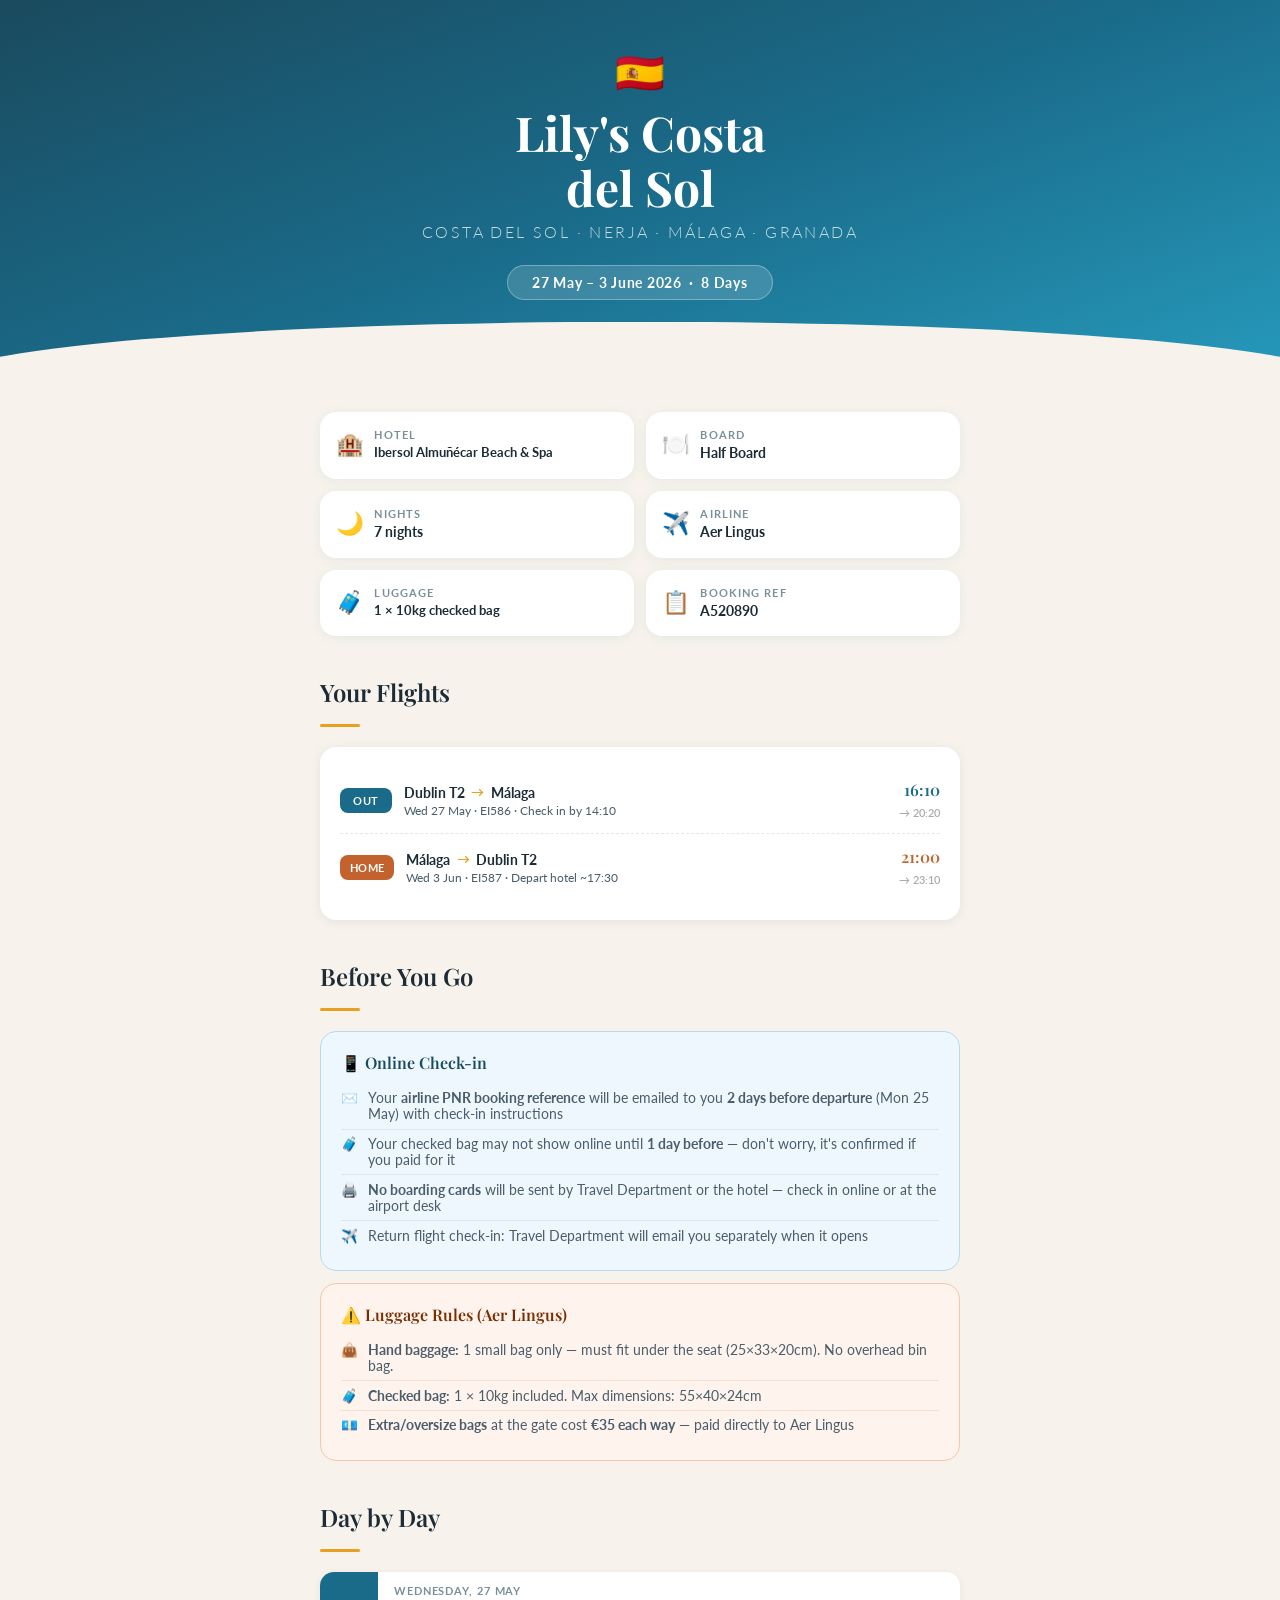
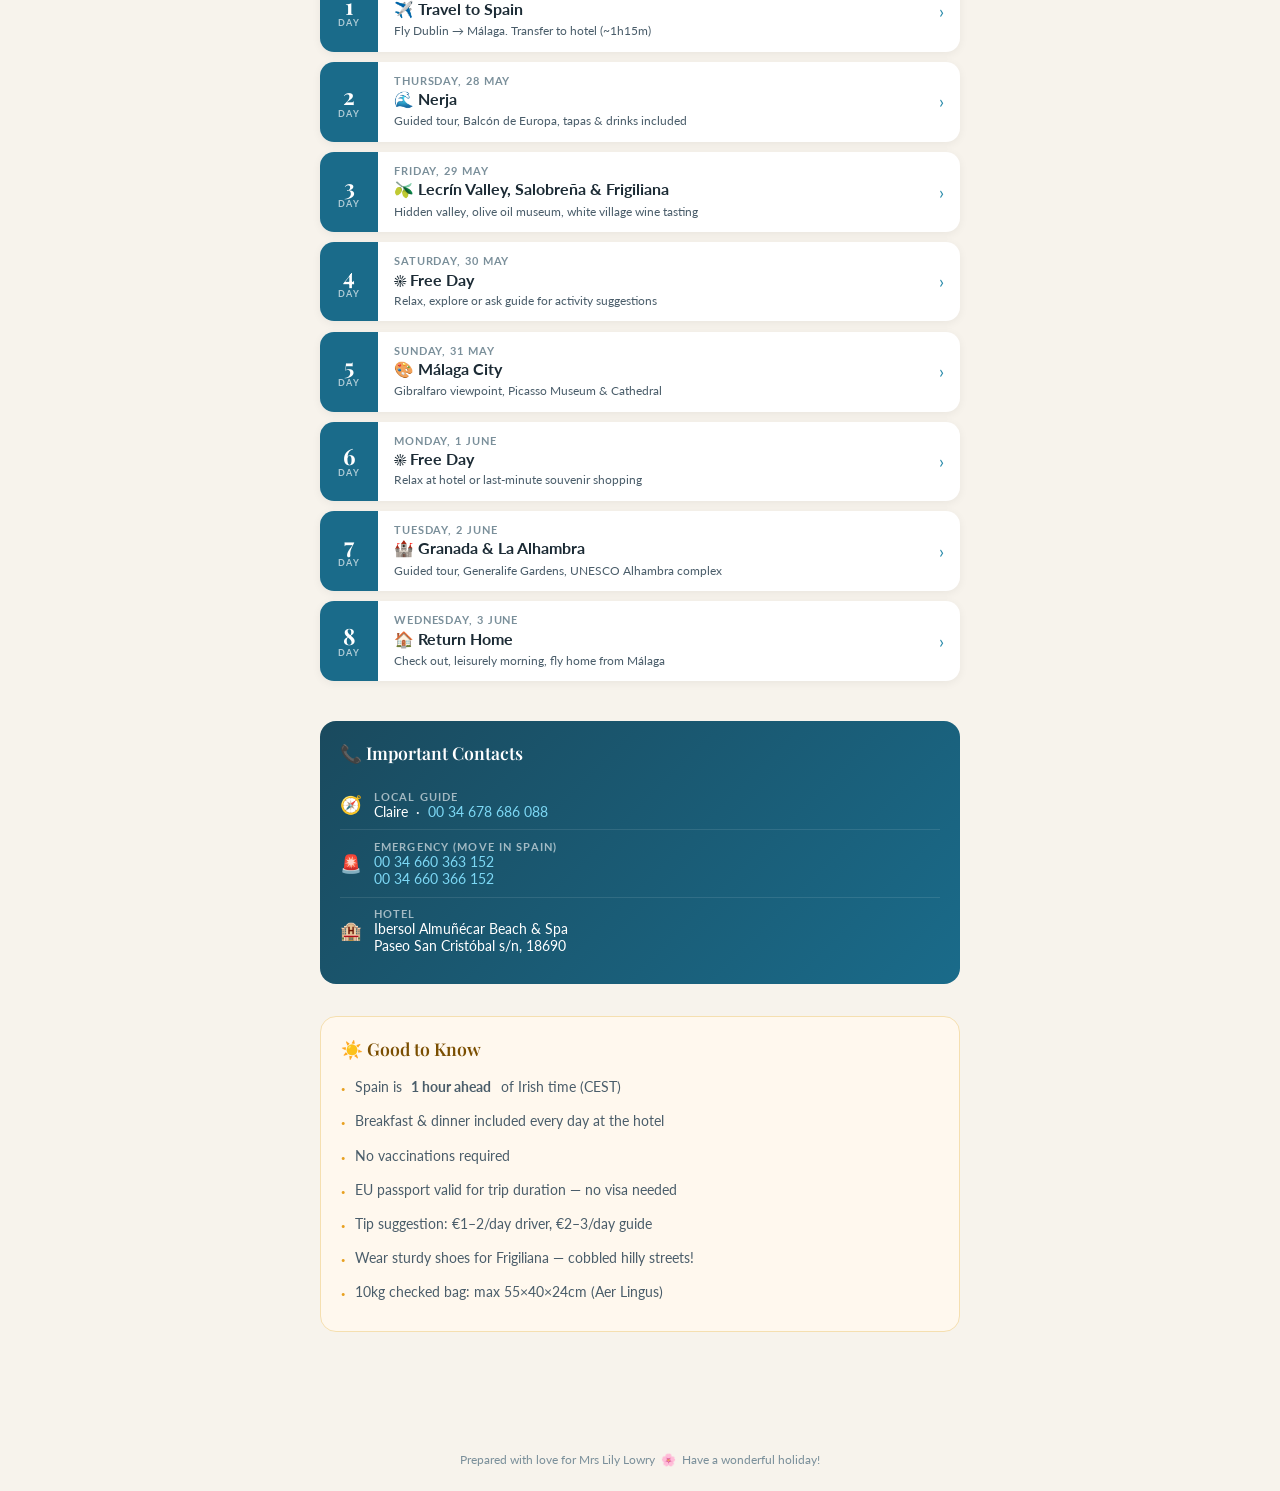
<file: index.html>
<!DOCTYPE html>
<html lang="en">
<head>
<meta charset="UTF-8">
<meta name="viewport" content="width=device-width, initial-scale=1.0">
<title>Lily's Costa del Sol Holiday</title>
<link href="https://fonts.googleapis.com/css2?family=Playfair+Display:wght@400;600;700&family=Lato:wght@300;400;700&display=swap" rel="stylesheet">
<style>
  :root {
    --sun: #E8A020;
    --sea: #1A6B8A;
    --sea-light: #2A8BAA;
    --sand: #F5EDD8;
    --terra: #C4622D;
    --white: #FFFFFF;
    --text-dark: #1C2B35;
    --text-mid: #4A5D6A;
    --text-light: #7A8F9A;
    --card-bg: #FFFFFF;
    --page-bg: #F7F3EC;
  }
  * { margin: 0; padding: 0; box-sizing: border-box; }
  body {
    font-family: 'Lato', sans-serif;
    background: var(--page-bg);
    color: var(--text-dark);
    min-height: 100vh;
  }

  /* HERO */
  .hero {
    background: linear-gradient(160deg, #1A4A5E 0%, #1A6B8A 50%, #2699BB 100%);
    padding: 3rem 1.5rem 5rem;
    text-align: center;
    position: relative;
    overflow: hidden;
  }
  .hero::before {
    content: '';
    position: absolute;
    bottom: -2px; left: 0; right: 0;
    height: 60px;
    background: var(--page-bg);
    clip-path: ellipse(55% 100% at 50% 100%);
  }
  .hero-flag {
    font-size: 2.5rem;
    margin-bottom: 0.5rem;
    display: block;
  }
  .hero h1 {
    font-family: 'Playfair Display', serif;
    font-size: clamp(2rem, 8vw, 3rem);
    color: var(--white);
    font-weight: 700;
    line-height: 1.15;
    margin-bottom: 0.4rem;
  }
  .hero-subtitle {
    font-family: 'Lato', sans-serif;
    font-size: 1rem;
    color: rgba(255,255,255,0.75);
    letter-spacing: 0.15em;
    text-transform: uppercase;
    margin-bottom: 1.5rem;
    font-weight: 300;
  }
  .hero-dates {
    display: inline-block;
    background: rgba(255,255,255,0.15);
    border: 1px solid rgba(255,255,255,0.3);
    color: var(--white);
    padding: 0.5rem 1.5rem;
    border-radius: 50px;
    font-size: 0.9rem;
    font-weight: 700;
    letter-spacing: 0.05em;
  }

  /* CONTENT */
  .content {
    max-width: 680px;
    margin: 0 auto;
    padding: 2rem 1.25rem 4rem;
  }

  /* QUICK INFO CARDS */
  .info-grid {
    display: grid;
    grid-template-columns: repeat(2, 1fr);
    gap: 0.75rem;
    margin-bottom: 2.5rem;
  }
  .info-card {
    background: var(--card-bg);
    border-radius: 16px;
    padding: 1rem 1rem;
    box-shadow: 0 2px 12px rgba(26,107,138,0.08);
    display: flex;
    align-items: flex-start;
    gap: 0.65rem;
  }
  .info-icon {
    font-size: 1.4rem;
    flex-shrink: 0;
    margin-top: 2px;
  }
  .info-label {
    font-size: 0.7rem;
    text-transform: uppercase;
    letter-spacing: 0.1em;
    color: var(--text-light);
    font-weight: 700;
    margin-bottom: 0.2rem;
  }
  .info-value {
    font-size: 0.9rem;
    color: var(--text-dark);
    font-weight: 700;
    line-height: 1.3;
  }
  .info-value.small { font-size: 0.8rem; }

  /* SECTION TITLE */
  .section-title {
    font-family: 'Playfair Display', serif;
    font-size: 1.5rem;
    color: var(--text-dark);
    margin-bottom: 1rem;
    font-weight: 600;
  }
  .section-divider {
    width: 40px;
    height: 3px;
    background: var(--sun);
    border-radius: 2px;
    margin-bottom: 1.25rem;
  }

  /* DAY CARDS */
  .days-list {
    display: flex;
    flex-direction: column;
    gap: 0.65rem;
    margin-bottom: 2.5rem;
  }
  .day-card {
    background: var(--card-bg);
    border-radius: 14px;
    display: flex;
    align-items: center;
    overflow: hidden;
    box-shadow: 0 2px 10px rgba(0,0,0,0.06);
    text-decoration: none;
    color: inherit;
    transition: transform 0.15s, box-shadow 0.15s;
  }
  .day-card:hover, .day-card:focus {
    transform: translateY(-2px);
    box-shadow: 0 6px 20px rgba(26,107,138,0.15);
  }
  .day-num {
    background: var(--sea);
    color: var(--white);
    width: 58px;
    min-width: 58px;
    align-self: stretch;
    display: flex;
    flex-direction: column;
    align-items: center;
    justify-content: center;
    font-family: 'Playfair Display', serif;
    font-size: 1.4rem;
    font-weight: 700;
    line-height: 1;
    padding: 0.75rem 0;
  }
  .day-num span {
    font-family: 'Lato', sans-serif;
    font-size: 0.55rem;
    font-weight: 700;
    letter-spacing: 0.12em;
    text-transform: uppercase;
    color: rgba(255,255,255,0.65);
    margin-top: 2px;
  }
  .day-info {
    padding: 0.75rem 1rem;
    flex: 1;
  }
  .day-date {
    font-size: 0.7rem;
    color: var(--text-light);
    font-weight: 700;
    text-transform: uppercase;
    letter-spacing: 0.08em;
    margin-bottom: 0.2rem;
  }
  .day-title {
    font-size: 0.98rem;
    font-weight: 700;
    color: var(--text-dark);
    margin-bottom: 0.2rem;
  }
  .day-desc {
    font-size: 0.78rem;
    color: var(--text-mid);
    line-height: 1.4;
  }
  .day-arrow {
    padding: 0 1rem 0 0.5rem;
    color: var(--sea-light);
    font-size: 1.1rem;
  }

  /* FLIGHT CARD */
  .flight-card {
    background: var(--card-bg);
    border-radius: 16px;
    padding: 1.25rem;
    box-shadow: 0 2px 12px rgba(0,0,0,0.07);
    margin-bottom: 2.5rem;
  }
  .flight-row {
    display: flex;
    align-items: center;
    gap: 0.75rem;
    padding: 0.75rem 0;
  }
  .flight-row + .flight-row {
    border-top: 1px dashed #E0E8EE;
  }
  .flight-badge {
    background: var(--sea);
    color: white;
    border-radius: 8px;
    padding: 0.35rem 0.6rem;
    font-size: 0.7rem;
    font-weight: 700;
    letter-spacing: 0.05em;
    min-width: 52px;
    text-align: center;
  }
  .flight-badge.return { background: var(--terra); }
  .flight-details { flex: 1; }
  .flight-route {
    font-size: 0.9rem;
    font-weight: 700;
    color: var(--text-dark);
    display: flex;
    align-items: center;
    gap: 0.4rem;
  }
  .flight-route .arrow { color: var(--sun); font-size: 0.8rem; }
  .flight-meta {
    font-size: 0.73rem;
    color: var(--text-mid);
    margin-top: 0.15rem;
  }
  .flight-time {
    font-family: 'Playfair Display', serif;
    font-size: 1rem;
    font-weight: 600;
    color: var(--sea);
    text-align: right;
  }

  /* CONTACTS */
  .contacts-card {
    background: linear-gradient(135deg, #1A4A5E 0%, #1A6B8A 100%);
    border-radius: 16px;
    padding: 1.25rem;
    margin-bottom: 2rem;
  }
  .contacts-card h3 {
    font-family: 'Playfair Display', serif;
    color: var(--white);
    font-size: 1.1rem;
    margin-bottom: 1rem;
    font-weight: 600;
  }
  .contact-item {
    display: flex;
    align-items: center;
    gap: 0.75rem;
    padding: 0.6rem 0;
    border-bottom: 1px solid rgba(255,255,255,0.1);
  }
  .contact-item:last-child { border-bottom: none; }
  .contact-icon { font-size: 1.1rem; }
  .contact-label {
    font-size: 0.7rem;
    color: rgba(255,255,255,0.6);
    text-transform: uppercase;
    letter-spacing: 0.1em;
    font-weight: 700;
  }
  .contact-value {
    font-size: 0.88rem;
    color: var(--white);
    font-weight: 400;
  }
  .contact-value a {
    color: #7DD8F5;
    text-decoration: none;
  }

  /* TIPS */
  .tips-card {
    background: #FFF8EE;
    border: 1px solid #F5DFB0;
    border-radius: 16px;
    padding: 1.25rem;
    margin-bottom: 2rem;
  }
  .tips-card h3 {
    font-family: 'Playfair Display', serif;
    font-size: 1.1rem;
    color: #7A4E00;
    margin-bottom: 0.75rem;
    font-weight: 600;
  }
  .tip-item {
    display: flex;
    gap: 0.6rem;
    padding: 0.4rem 0;
    font-size: 0.85rem;
    color: var(--text-mid);
    line-height: 1.4;
  }
  .tip-dot {
    color: var(--sun);
    font-weight: 700;
    font-size: 1rem;
    margin-top: -1px;
    flex-shrink: 0;
  }

  /* FOOTER */
  footer {
    text-align: center;
    padding: 1.5rem;
    font-size: 0.75rem;
    color: var(--text-light);
  }
</style>
</head>
<body>

<div class="hero">
  <span class="hero-flag">🇪🇸</span>
  <h1>Lily's Costa<br>del Sol</h1>
  <p class="hero-subtitle">Costa del Sol · Nerja · Málaga · Granada</p>
  <div class="hero-dates">27 May – 3 June 2026 &nbsp;·&nbsp; 8 Days</div>
</div>

<div class="content">

  <!-- QUICK INFO -->
  <div class="info-grid">
    <div class="info-card">
      <div class="info-icon">🏨</div>
      <div>
        <div class="info-label">Hotel</div>
        <div class="info-value small">Ibersol Almuñécar Beach &amp; Spa</div>
      </div>
    </div>
    <div class="info-card">
      <div class="info-icon">🍽️</div>
      <div>
        <div class="info-label">Board</div>
        <div class="info-value">Half Board</div>
      </div>
    </div>
    <div class="info-card">
      <div class="info-icon">🌙</div>
      <div>
        <div class="info-label">Nights</div>
        <div class="info-value">7 nights</div>
      </div>
    </div>
    <div class="info-card">
      <div class="info-icon">✈️</div>
      <div>
        <div class="info-label">Airline</div>
        <div class="info-value">Aer Lingus</div>
      </div>
    </div>
    <div class="info-card">
      <div class="info-icon">🧳</div>
      <div>
        <div class="info-label">Luggage</div>
        <div class="info-value small">1 × 10kg checked bag</div>
      </div>
    </div>
    <div class="info-card">
      <div class="info-icon">📋</div>
      <div>
        <div class="info-label">Booking Ref</div>
        <div class="info-value">A520890</div>
      </div>
    </div>
  </div>

  <!-- FLIGHTS -->
  <div class="section-title">Your Flights</div>
  <div class="section-divider"></div>
  <div class="flight-card">
    <div class="flight-row">
      <div class="flight-badge">OUT</div>
      <div class="flight-details">
        <div class="flight-route">Dublin T2 <span class="arrow">→</span> Málaga</div>
        <div class="flight-meta">Wed 27 May · EI586 · Check in by 14:10</div>
      </div>
      <div class="flight-time">16:10<br><span style="font-size:0.7rem;color:#aaa;font-family:Lato">→ 20:20</span></div>
    </div>
    <div class="flight-row">
      <div class="flight-badge return">HOME</div>
      <div class="flight-details">
        <div class="flight-route">Málaga <span class="arrow">→</span> Dublin T2</div>
        <div class="flight-meta">Wed 3 Jun · EI587 · Depart hotel ~17:30</div>
      </div>
      <div class="flight-time" style="color: var(--terra);">21:00<br><span style="font-size:0.7rem;color:#aaa;font-family:Lato">→ 23:10</span></div>
    </div>
  </div>

  <!-- IMPORTANT NOTES -->
  <div class="section-title">Before You Go</div>
  <div class="section-divider"></div>

  <div style="background:#EEF7FD;border:1px solid #B8DAEE;border-radius:16px;padding:1.25rem;margin-bottom:0.75rem;">
    <div style="font-family:'Playfair Display',serif;font-size:1rem;color:#1A4A5E;font-weight:600;margin-bottom:0.65rem;">📱 Online Check-in</div>
    <ul style="list-style:none;">
      <li style="display:flex;gap:0.6rem;padding:0.4rem 0;font-size:0.85rem;color:#4A5D6A;border-bottom:1px solid #DCE8F0;">
        <span style="flex-shrink:0;">✉️</span>
        <span>Your <strong>airline PNR booking reference</strong> will be emailed to you <strong>2 days before departure</strong> (Mon 25 May) with check-in instructions</span>
      </li>
      <li style="display:flex;gap:0.6rem;padding:0.4rem 0;font-size:0.85rem;color:#4A5D6A;border-bottom:1px solid #DCE8F0;">
        <span style="flex-shrink:0;">🧳</span>
        <span>Your checked bag may not show online until <strong>1 day before</strong> — don't worry, it's confirmed if you paid for it</span>
      </li>
      <li style="display:flex;gap:0.6rem;padding:0.4rem 0;font-size:0.85rem;color:#4A5D6A;border-bottom:1px solid #DCE8F0;">
        <span style="flex-shrink:0;">🖨️</span>
        <span><strong>No boarding cards</strong> will be sent by Travel Department or the hotel — check in online or at the airport desk</span>
      </li>
      <li style="display:flex;gap:0.6rem;padding:0.4rem 0;font-size:0.85rem;color:#4A5D6A;">
        <span style="flex-shrink:0;">✈️</span>
        <span>Return flight check-in: Travel Department will email you separately when it opens</span>
      </li>
    </ul>
  </div>

  <div style="background:#FFF3EE;border:1px solid #F5C8A8;border-radius:16px;padding:1.25rem;margin-bottom:2.5rem;">
    <div style="font-family:'Playfair Display',serif;font-size:1rem;color:#7A2E00;font-weight:600;margin-bottom:0.65rem;">⚠️ Luggage Rules (Aer Lingus)</div>
    <ul style="list-style:none;">
      <li style="display:flex;gap:0.6rem;padding:0.4rem 0;font-size:0.85rem;color:#4A5D6A;border-bottom:1px solid #F5DFD0;">
        <span style="flex-shrink:0;">👜</span>
        <span><strong>Hand baggage:</strong> 1 small bag only — must fit under the seat (25×33×20cm). No overhead bin bag.</span>
      </li>
      <li style="display:flex;gap:0.6rem;padding:0.4rem 0;font-size:0.85rem;color:#4A5D6A;border-bottom:1px solid #F5DFD0;">
        <span style="flex-shrink:0;">🧳</span>
        <span><strong>Checked bag:</strong> 1 × 10kg included. Max dimensions: 55×40×24cm</span>
      </li>
      <li style="display:flex;gap:0.6rem;padding:0.4rem 0;font-size:0.85rem;color:#4A5D6A;">
        <span style="flex-shrink:0;">💶</span>
        <span><strong>Extra/oversize bags</strong> at the gate cost <strong>€35 each way</strong> — paid directly to Aer Lingus</span>
      </li>
    </ul>
  </div>

  <!-- DAY BY DAY -->
  <div class="section-title">Day by Day</div>
  <div class="section-divider"></div>
  <div class="days-list">

    <a class="day-card" href="day1.html">
      <div class="day-num">1<span>Day</span></div>
      <div class="day-info">
        <div class="day-date">Wednesday, 27 May</div>
        <div class="day-title">✈️ Travel to Spain</div>
        <div class="day-desc">Fly Dublin → Málaga. Transfer to hotel (~1h15m)</div>
      </div>
      <div class="day-arrow">›</div>
    </a>

    <a class="day-card" href="day2.html">
      <div class="day-num">2<span>Day</span></div>
      <div class="day-info">
        <div class="day-date">Thursday, 28 May</div>
        <div class="day-title">🌊 Nerja</div>
        <div class="day-desc">Guided tour, Balcón de Europa, tapas &amp; drinks included</div>
      </div>
      <div class="day-arrow">›</div>
    </a>

    <a class="day-card" href="day3.html">
      <div class="day-num">3<span>Day</span></div>
      <div class="day-info">
        <div class="day-date">Friday, 29 May</div>
        <div class="day-title">🫒 Lecrín Valley, Salobreña &amp; Frigiliana</div>
        <div class="day-desc">Hidden valley, olive oil museum, white village wine tasting</div>
      </div>
      <div class="day-arrow">›</div>
    </a>

    <a class="day-card" href="day4.html">
      <div class="day-num">4<span>Day</span></div>
      <div class="day-info">
        <div class="day-date">Saturday, 30 May</div>
        <div class="day-title">☀️ Free Day</div>
        <div class="day-desc">Relax, explore or ask guide for activity suggestions</div>
      </div>
      <div class="day-arrow">›</div>
    </a>

    <a class="day-card" href="day5.html">
      <div class="day-num">5<span>Day</span></div>
      <div class="day-info">
        <div class="day-date">Sunday, 31 May</div>
        <div class="day-title">🎨 Málaga City</div>
        <div class="day-desc">Gibralfaro viewpoint, Picasso Museum &amp; Cathedral</div>
      </div>
      <div class="day-arrow">›</div>
    </a>

    <a class="day-card" href="day6.html">
      <div class="day-num">6<span>Day</span></div>
      <div class="day-info">
        <div class="day-date">Monday, 1 June</div>
        <div class="day-title">☀️ Free Day</div>
        <div class="day-desc">Relax at hotel or last-minute souvenir shopping</div>
      </div>
      <div class="day-arrow">›</div>
    </a>

    <a class="day-card" href="day7.html">
      <div class="day-num">7<span>Day</span></div>
      <div class="day-info">
        <div class="day-date">Tuesday, 2 June</div>
        <div class="day-title">🏰 Granada &amp; La Alhambra</div>
        <div class="day-desc">Guided tour, Generalife Gardens, UNESCO Alhambra complex</div>
      </div>
      <div class="day-arrow">›</div>
    </a>

    <a class="day-card" href="day8.html">
      <div class="day-num">8<span>Day</span></div>
      <div class="day-info">
        <div class="day-date">Wednesday, 3 June</div>
        <div class="day-title">🏠 Return Home</div>
        <div class="day-desc">Check out, leisurely morning, fly home from Málaga</div>
      </div>
      <div class="day-arrow">›</div>
    </a>

  </div>

  <!-- CONTACTS -->
  <div class="contacts-card">
    <h3>📞 Important Contacts</h3>
    <div class="contact-item">
      <div class="contact-icon">🧭</div>
      <div>
        <div class="contact-label">Local Guide</div>
        <div class="contact-value">Claire &nbsp;·&nbsp; <a href="tel:0034678686088">00 34 678 686 088</a></div>
      </div>
    </div>
    <div class="contact-item">
      <div class="contact-icon">🚨</div>
      <div>
        <div class="contact-label">Emergency (Move in Spain)</div>
        <div class="contact-value"><a href="tel:0034660363152">00 34 660 363 152</a><br><a href="tel:0034660366152">00 34 660 366 152</a></div>
      </div>
    </div>
    <div class="contact-item">
      <div class="contact-icon">🏨</div>
      <div>
        <div class="contact-label">Hotel</div>
        <div class="contact-value">Ibersol Almuñécar Beach &amp; Spa<br>Paseo San Cristóbal s/n, 18690</div>
      </div>
    </div>
  </div>

  <!-- TIPS -->
  <div class="tips-card">
    <h3>☀️ Good to Know</h3>
    <div class="tip-item"><span class="tip-dot">·</span> Spain is <strong>1 hour ahead</strong> of Irish time (CEST)</div>
    <div class="tip-item"><span class="tip-dot">·</span> Breakfast &amp; dinner included every day at the hotel</div>
    <div class="tip-item"><span class="tip-dot">·</span> No vaccinations required</div>
    <div class="tip-item"><span class="tip-dot">·</span> EU passport valid for trip duration — no visa needed</div>
    <div class="tip-item"><span class="tip-dot">·</span> Tip suggestion: €1–2/day driver, €2–3/day guide</div>
    <div class="tip-item"><span class="tip-dot">·</span> Wear sturdy shoes for Frigiliana — cobbled hilly streets!</div>
    <div class="tip-item"><span class="tip-dot">·</span> 10kg checked bag: max 55×40×24cm (Aer Lingus)</div>
  </div>

</div>

<footer>Prepared with love for Mrs Lily Lowry &nbsp;🌸&nbsp; Have a wonderful holiday!</footer>

</body>
</html>
</file>
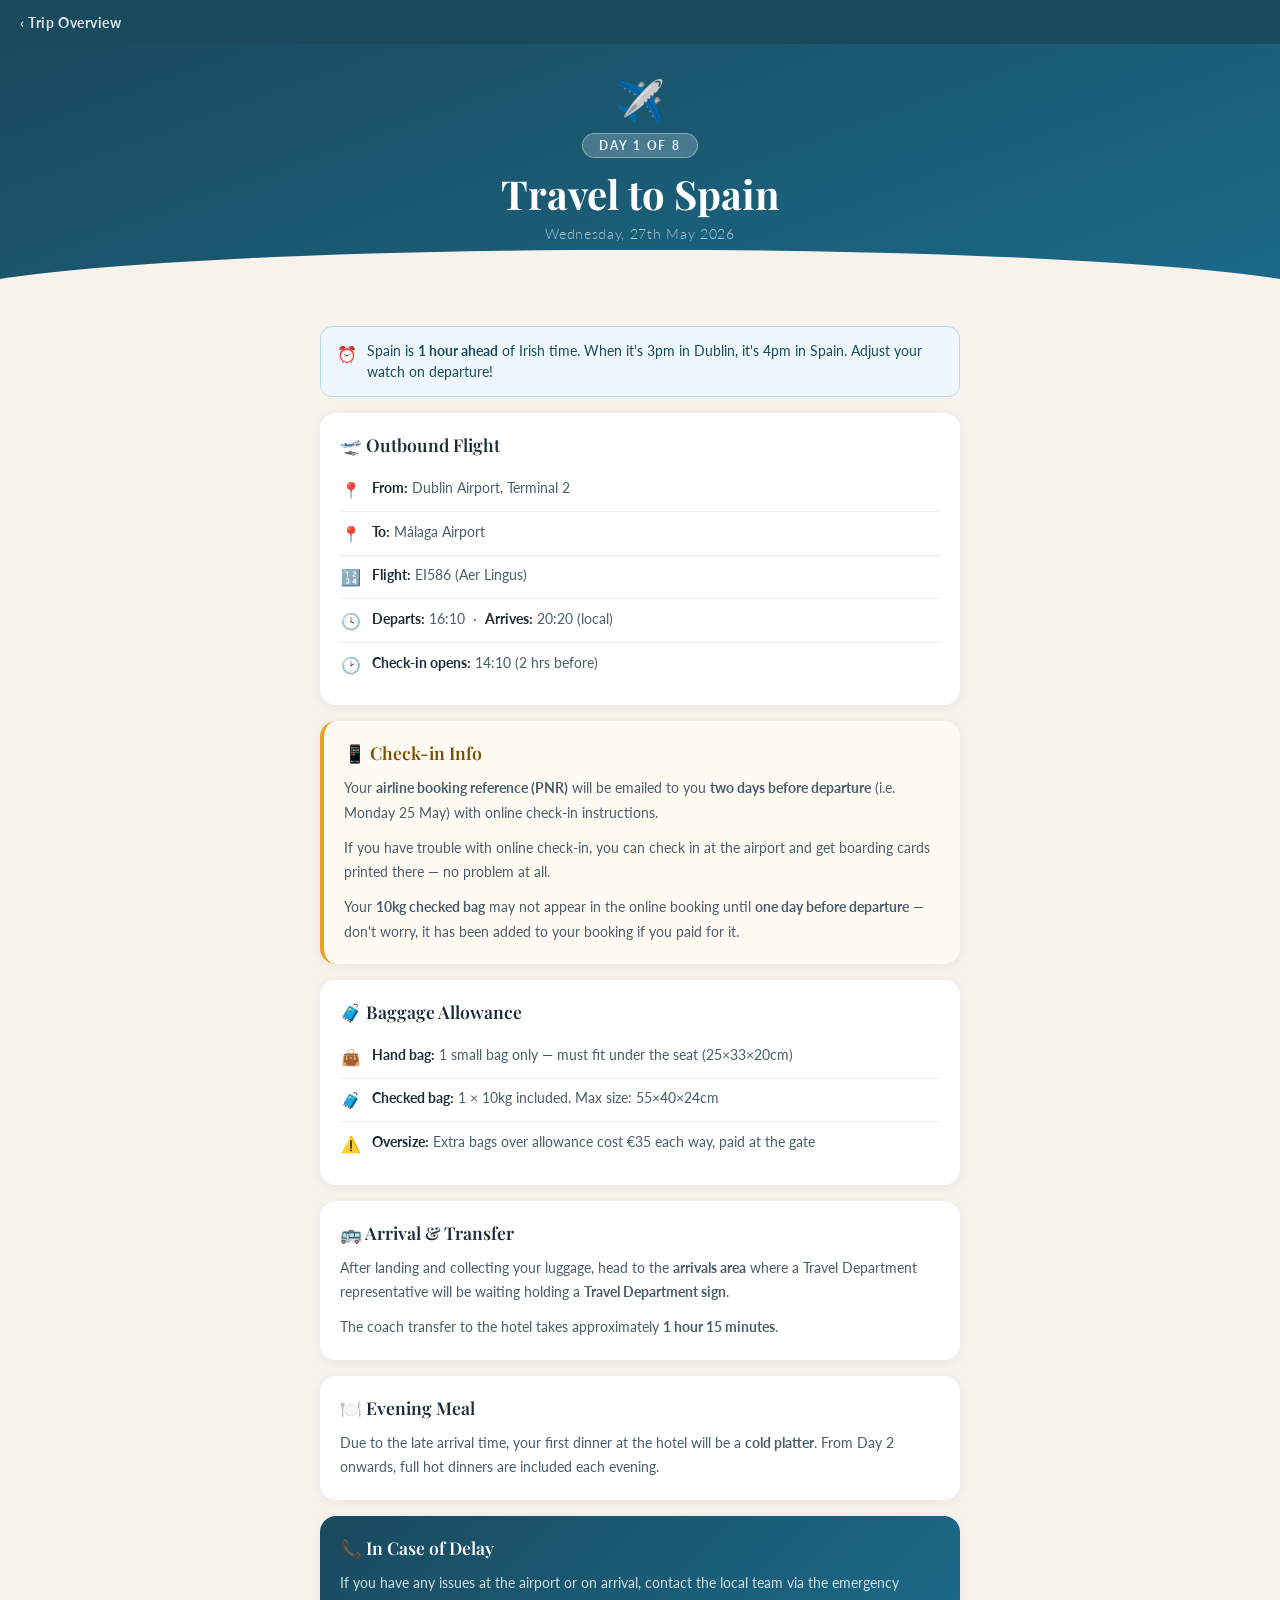
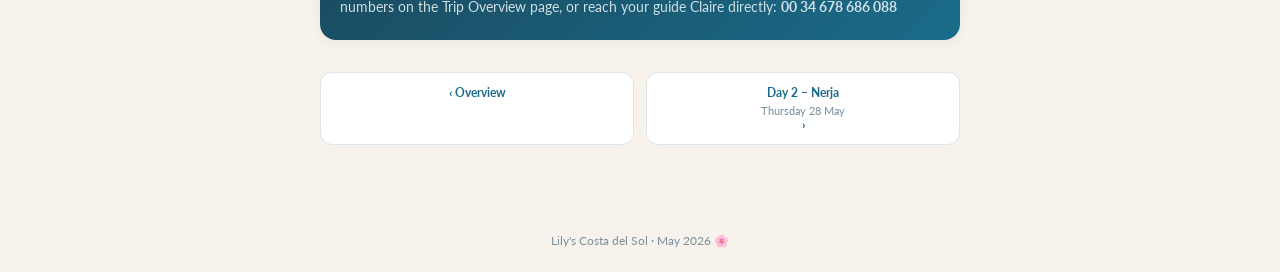
<file: day1.html>
<!DOCTYPE html>
<html lang="en">
<head>
<meta charset="UTF-8">
<meta name="viewport" content="width=device-width, initial-scale=1.0">
<title>Day 1 – Travel to Spain | Lily's Holiday</title>
<link href="https://fonts.googleapis.com/css2?family=Playfair+Display:wght@400;600;700&family=Lato:wght@300;400;700&display=swap" rel="stylesheet">
<link rel="stylesheet" href="style.css">
</head>
<body>

<nav class="top-nav">
  <a href="index.html" class="back-btn">‹ Trip Overview</a>
</nav>

<div class="day-hero" style="background: linear-gradient(160deg, #1A4A5E 0%, #1A6B8A 100%);">
  <span class="hero-emoji">✈️</span>
  <div class="day-badge">Day 1 of 8</div>
  <h1>Travel to Spain</h1>
  <p class="hero-date">Wednesday, 27th May 2026</p>
</div>

<div class="content">

  <div class="tip-box">
    <span class="tip-icon">⏰</span>
    <span>Spain is <strong>1 hour ahead</strong> of Irish time. When it's 3pm in Dublin, it's 4pm in Spain. Adjust your watch on departure!</span>
  </div>

  <div class="card">
    <div class="card-title">🛫 Outbound Flight</div>
    <ul class="activity-list">
      <li><span class="act-icon">📍</span><span><span class="act-label">From:</span> Dublin Airport, Terminal 2</span></li>
      <li><span class="act-icon">📍</span><span><span class="act-label">To:</span> Málaga Airport</span></li>
      <li><span class="act-icon">🔢</span><span><span class="act-label">Flight:</span> EI586 (Aer Lingus)</span></li>
      <li><span class="act-icon">🕓</span><span><span class="act-label">Departs:</span> 16:10 &nbsp;·&nbsp; <span class="act-label">Arrives:</span> 20:20 (local)</span></li>
      <li><span class="act-icon">🕑</span><span><span class="act-label">Check-in opens:</span> 14:10 (2 hrs before)</span></li>
    </ul>
  </div>

  <div class="card highlight-card">
    <div class="card-title">📱 Check-in Info</div>
    <div class="card-body">
      <p>Your <strong>airline booking reference (PNR)</strong> will be emailed to you <strong>two days before departure</strong> (i.e. Monday 25 May) with online check-in instructions.</p>
      <p>If you have trouble with online check-in, you can check in at the airport and get boarding cards printed there — no problem at all.</p>
      <p>Your <strong>10kg checked bag</strong> may not appear in the online booking until <strong>one day before departure</strong> — don't worry, it has been added to your booking if you paid for it.</p>
    </div>
  </div>

  <div class="card">
    <div class="card-title">🧳 Baggage Allowance</div>
    <ul class="activity-list">
      <li><span class="act-icon">👜</span><span><span class="act-label">Hand bag:</span> 1 small bag only — must fit under the seat (25×33×20cm)</span></li>
      <li><span class="act-icon">🧳</span><span><span class="act-label">Checked bag:</span> 1 × 10kg included. Max size: 55×40×24cm</span></li>
      <li><span class="act-icon">⚠️</span><span><span class="act-label">Oversize:</span> Extra bags over allowance cost €35 each way, paid at the gate</span></li>
    </ul>
  </div>

  <div class="card">
    <div class="card-title">🚌 Arrival &amp; Transfer</div>
    <div class="card-body">
      <p>After landing and collecting your luggage, head to the <strong>arrivals area</strong> where a Travel Department representative will be waiting holding a <strong>Travel Department sign</strong>.</p>
      <p>The coach transfer to the hotel takes approximately <strong>1 hour 15 minutes</strong>.</p>
    </div>
  </div>

  <div class="card">
    <div class="card-title">🍽️ Evening Meal</div>
    <div class="card-body">
      <p>Due to the late arrival time, your first dinner at the hotel will be a <strong>cold platter</strong>. From Day 2 onwards, full hot dinners are included each evening.</p>
    </div>
  </div>

  <div class="card info-card">
    <div class="card-title">📞 In Case of Delay</div>
    <div class="card-body">
      <p>If you have any issues at the airport or on arrival, contact the local team via the emergency numbers on the Trip Overview page, or reach your guide Claire directly: <strong>00 34 678 686 088</strong></p>
    </div>
  </div>

  <div class="day-nav">
    <a href="index.html" class="nav-btn prev">Overview</a>
    <a href="day2.html" class="nav-btn next">Day 2 – Nerja<span class="nav-label">Thursday 28 May</span></a>
  </div>

</div>
<footer>Lily's Costa del Sol · May 2026 🌸</footer>
</body>
</html>
</file>
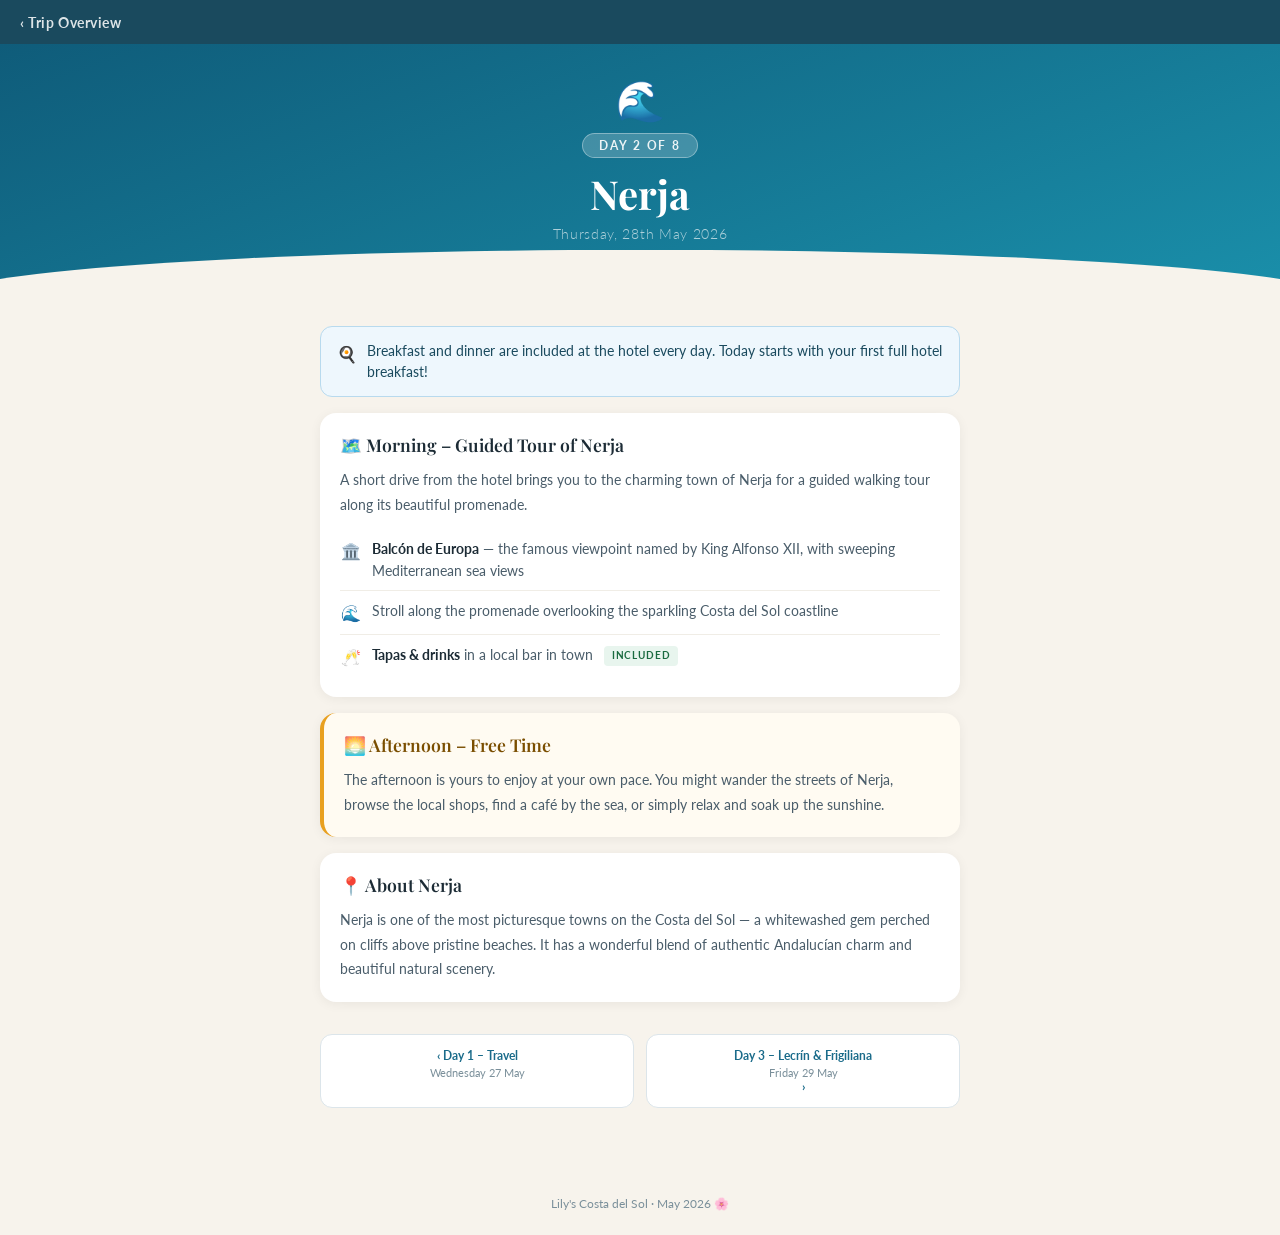
<file: day2.html>
<!DOCTYPE html>
<html lang="en">
<head>
<meta charset="UTF-8">
<meta name="viewport" content="width=device-width, initial-scale=1.0">
<title>Day 2 – Nerja | Lily's Holiday</title>
<link href="https://fonts.googleapis.com/css2?family=Playfair+Display:wght@400;600;700&family=Lato:wght@300;400;700&display=swap" rel="stylesheet">
<link rel="stylesheet" href="style.css">
</head>
<body>

<nav class="top-nav">
  <a href="index.html" class="back-btn">‹ Trip Overview</a>
</nav>

<div class="day-hero" style="background: linear-gradient(160deg, #0F5C7A 0%, #1A8FAA 100%);">
  <span class="hero-emoji">🌊</span>
  <div class="day-badge">Day 2 of 8</div>
  <h1>Nerja</h1>
  <p class="hero-date">Thursday, 28th May 2026</p>
</div>

<div class="content">

  <div class="tip-box">
    <span class="tip-icon">🍳</span>
    <span>Breakfast and dinner are included at the hotel every day. Today starts with your first full hotel breakfast!</span>
  </div>

  <div class="card">
    <div class="card-title">🗺️ Morning – Guided Tour of Nerja</div>
    <div class="card-body">
      <p>A short drive from the hotel brings you to the charming town of Nerja for a guided walking tour along its beautiful promenade.</p>
    </div>
    <ul class="activity-list" style="margin-top: 0.75rem;">
      <li>
        <span class="act-icon">🏛️</span>
        <span>
          <span class="act-label">Balcón de Europa</span> — the famous viewpoint named by King Alfonso XII, with sweeping Mediterranean sea views
        </span>
      </li>
      <li>
        <span class="act-icon">🌊</span>
        <span>Stroll along the promenade overlooking the sparkling Costa del Sol coastline</span>
      </li>
      <li>
        <span class="act-icon">🥂</span>
        <span>
          <span class="act-label">Tapas &amp; drinks</span> in a local bar in town
          <span class="included-tag">Included</span>
        </span>
      </li>
    </ul>
  </div>

  <div class="card highlight-card">
    <div class="card-title">🌅 Afternoon – Free Time</div>
    <div class="card-body">
      <p>The afternoon is yours to enjoy at your own pace. You might wander the streets of Nerja, browse the local shops, find a café by the sea, or simply relax and soak up the sunshine.</p>
    </div>
  </div>

  <div class="card">
    <div class="card-title">📍 About Nerja</div>
    <div class="card-body">
      <p>Nerja is one of the most picturesque towns on the Costa del Sol — a whitewashed gem perched on cliffs above pristine beaches. It has a wonderful blend of authentic Andalucían charm and beautiful natural scenery.</p>
    </div>
  </div>

  <div class="day-nav">
    <a href="day1.html" class="nav-btn prev">Day 1 – Travel<span class="nav-label">Wednesday 27 May</span></a>
    <a href="day3.html" class="nav-btn next">Day 3 – Lecrín &amp; Frigiliana<span class="nav-label">Friday 29 May</span></a>
  </div>

</div>
<footer>Lily's Costa del Sol · May 2026 🌸</footer>
</body>
</html>
</file>
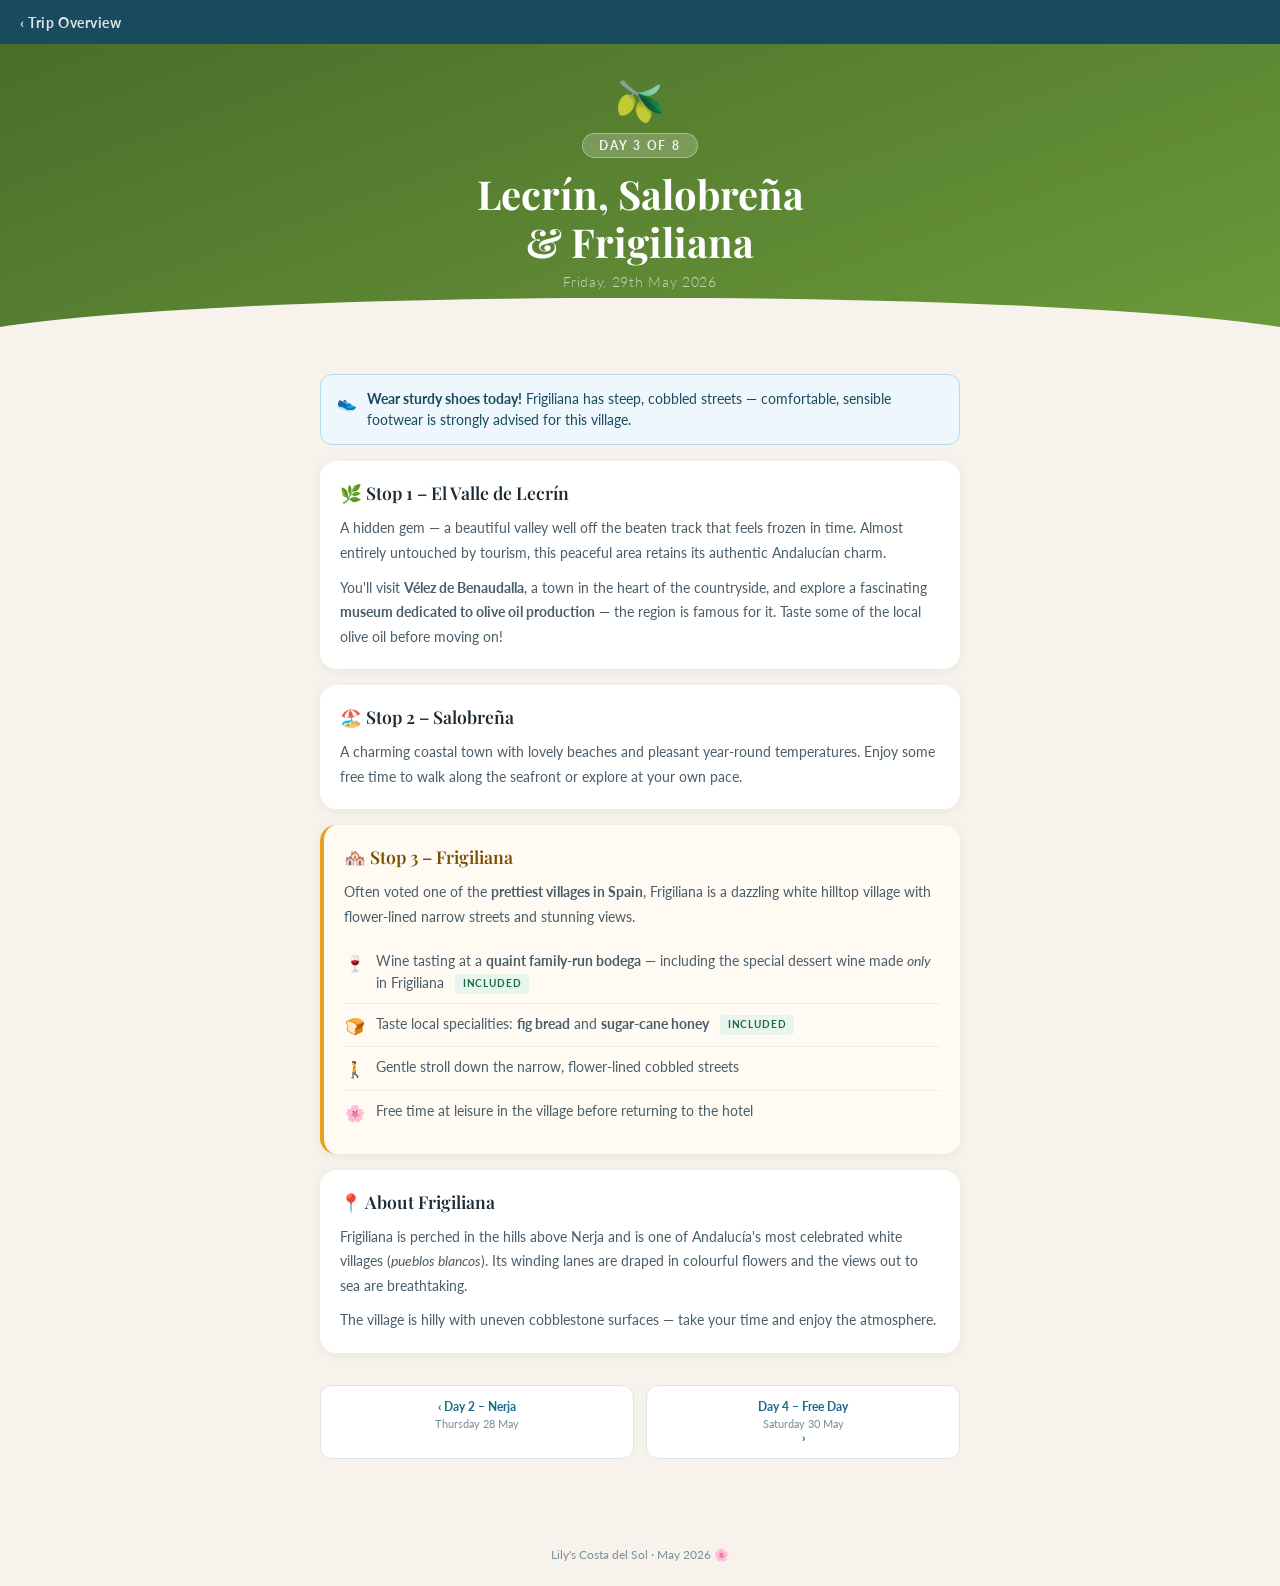
<file: day3.html>
<!DOCTYPE html>
<html lang="en">
<head>
<meta charset="UTF-8">
<meta name="viewport" content="width=device-width, initial-scale=1.0">
<title>Day 3 – Lecrín, Salobreña &amp; Frigiliana | Lily's Holiday</title>
<link href="https://fonts.googleapis.com/css2?family=Playfair+Display:wght@400;600;700&family=Lato:wght@300;400;700&display=swap" rel="stylesheet">
<link rel="stylesheet" href="style.css">
</head>
<body>

<nav class="top-nav">
  <a href="index.html" class="back-btn">‹ Trip Overview</a>
</nav>

<div class="day-hero" style="background: linear-gradient(160deg, #4A6E2A 0%, #6B9A3A 100%);">
  <span class="hero-emoji">🫒</span>
  <div class="day-badge">Day 3 of 8</div>
  <h1>Lecrín, Salobreña<br>&amp; Frigiliana</h1>
  <p class="hero-date">Friday, 29th May 2026</p>
</div>

<div class="content">

  <div class="tip-box">
    <span class="tip-icon">👟</span>
    <span><strong>Wear sturdy shoes today!</strong> Frigiliana has steep, cobbled streets — comfortable, sensible footwear is strongly advised for this village.</span>
  </div>

  <div class="card">
    <div class="card-title">🌿 Stop 1 – El Valle de Lecrín</div>
    <div class="card-body">
      <p>A hidden gem — a beautiful valley well off the beaten track that feels frozen in time. Almost entirely untouched by tourism, this peaceful area retains its authentic Andalucían charm.</p>
      <p>You'll visit <strong>Vélez de Benaudalla</strong>, a town in the heart of the countryside, and explore a fascinating <strong>museum dedicated to olive oil production</strong> — the region is famous for it. Taste some of the local olive oil before moving on!</p>
    </div>
  </div>

  <div class="card">
    <div class="card-title">🏖️ Stop 2 – Salobreña</div>
    <div class="card-body">
      <p>A charming coastal town with lovely beaches and pleasant year-round temperatures. Enjoy some free time to walk along the seafront or explore at your own pace.</p>
    </div>
  </div>

  <div class="card highlight-card">
    <div class="card-title">🏘️ Stop 3 – Frigiliana</div>
    <div class="card-body">
      <p>Often voted one of the <strong>prettiest villages in Spain</strong>, Frigiliana is a dazzling white hilltop village with flower-lined narrow streets and stunning views.</p>
    </div>
    <ul class="activity-list" style="margin-top: 0.75rem;">
      <li>
        <span class="act-icon">🍷</span>
        <span>
          Wine tasting at a <strong>quaint family-run bodega</strong> — including the special dessert wine made <em>only</em> in Frigiliana
          <span class="included-tag">Included</span>
        </span>
      </li>
      <li>
        <span class="act-icon">🍞</span>
        <span>
          Taste local specialities: <strong>fig bread</strong> and <strong>sugar-cane honey</strong>
          <span class="included-tag">Included</span>
        </span>
      </li>
      <li>
        <span class="act-icon">🚶</span>
        <span>Gentle stroll down the narrow, flower-lined cobbled streets</span>
      </li>
      <li>
        <span class="act-icon">🌸</span>
        <span>Free time at leisure in the village before returning to the hotel</span>
      </li>
    </ul>
  </div>

  <div class="card">
    <div class="card-title">📍 About Frigiliana</div>
    <div class="card-body">
      <p>Frigiliana is perched in the hills above Nerja and is one of Andalucía's most celebrated white villages (<em>pueblos blancos</em>). Its winding lanes are draped in colourful flowers and the views out to sea are breathtaking.</p>
      <p>The village is hilly with uneven cobblestone surfaces — take your time and enjoy the atmosphere.</p>
    </div>
  </div>

  <div class="day-nav">
    <a href="day2.html" class="nav-btn prev">Day 2 – Nerja<span class="nav-label">Thursday 28 May</span></a>
    <a href="day4.html" class="nav-btn next">Day 4 – Free Day<span class="nav-label">Saturday 30 May</span></a>
  </div>

</div>
<footer>Lily's Costa del Sol · May 2026 🌸</footer>
</body>
</html>
</file>
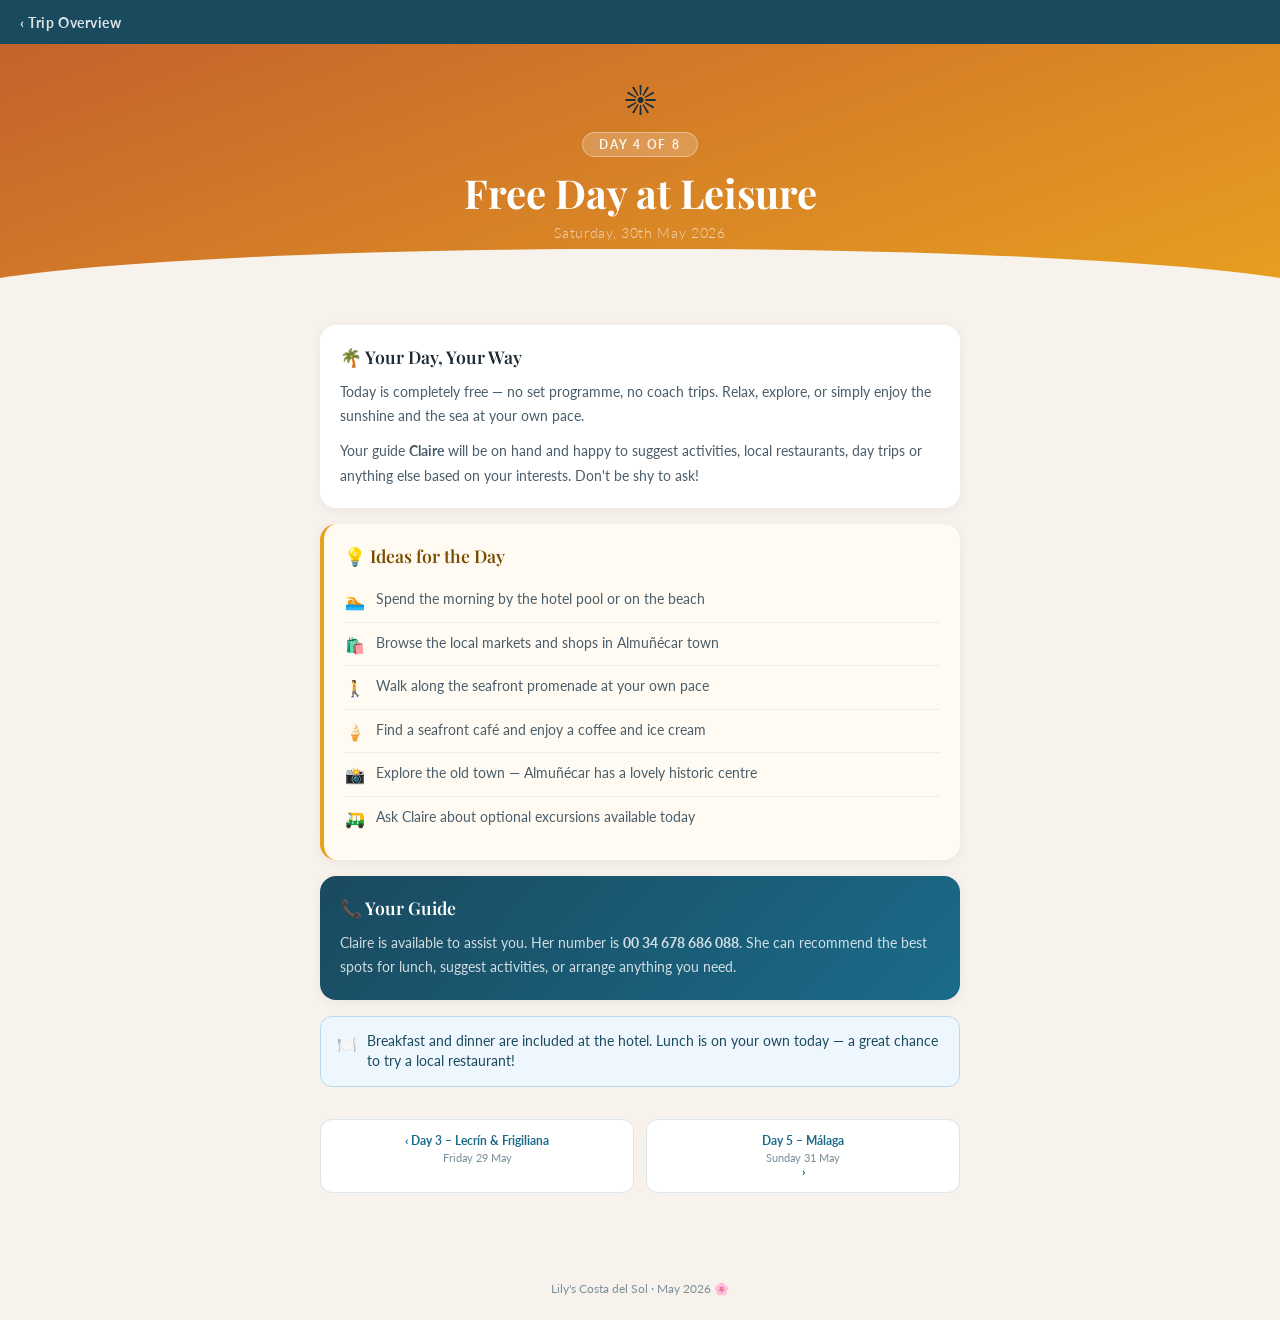
<file: day4.html>
<!DOCTYPE html>
<html lang="en">
<head>
<meta charset="UTF-8">
<meta name="viewport" content="width=device-width, initial-scale=1.0">
<title>Day 4 – Free Day | Lily's Holiday</title>
<link href="https://fonts.googleapis.com/css2?family=Playfair+Display:wght@400;600;700&family=Lato:wght@300;400;700&display=swap" rel="stylesheet">
<link rel="stylesheet" href="style.css">
</head>
<body>

<nav class="top-nav">
  <a href="index.html" class="back-btn">‹ Trip Overview</a>
</nav>

<div class="day-hero" style="background: linear-gradient(160deg, #C4622D 0%, #E8A020 100%);">
  <span class="hero-emoji">☀️</span>
  <div class="day-badge">Day 4 of 8</div>
  <h1>Free Day at Leisure</h1>
  <p class="hero-date">Saturday, 30th May 2026</p>
</div>

<div class="content">

  <div class="card">
    <div class="card-title">🌴 Your Day, Your Way</div>
    <div class="card-body">
      <p>Today is completely free — no set programme, no coach trips. Relax, explore, or simply enjoy the sunshine and the sea at your own pace.</p>
      <p>Your guide <strong>Claire</strong> will be on hand and happy to suggest activities, local restaurants, day trips or anything else based on your interests. Don't be shy to ask!</p>
    </div>
  </div>

  <div class="card highlight-card">
    <div class="card-title">💡 Ideas for the Day</div>
    <ul class="activity-list">
      <li><span class="act-icon">🏊</span><span>Spend the morning by the hotel pool or on the beach</span></li>
      <li><span class="act-icon">🛍️</span><span>Browse the local markets and shops in Almuñécar town</span></li>
      <li><span class="act-icon">🚶</span><span>Walk along the seafront promenade at your own pace</span></li>
      <li><span class="act-icon">🍦</span><span>Find a seafront café and enjoy a coffee and ice cream</span></li>
      <li><span class="act-icon">📸</span><span>Explore the old town — Almuñécar has a lovely historic centre</span></li>
      <li><span class="act-icon">🛺</span><span>Ask Claire about optional excursions available today</span></li>
    </ul>
  </div>

  <div class="card info-card">
    <div class="card-title">📞 Your Guide</div>
    <div class="card-body">
      <p>Claire is available to assist you. Her number is <strong>00 34 678 686 088</strong>. She can recommend the best spots for lunch, suggest activities, or arrange anything you need.</p>
    </div>
  </div>

  <div class="tip-box">
    <span class="tip-icon">🍽️</span>
    <span>Breakfast and dinner are included at the hotel. Lunch is on your own today — a great chance to try a local restaurant!</span>
  </div>

  <div class="day-nav">
    <a href="day3.html" class="nav-btn prev">Day 3 – Lecrín &amp; Frigiliana<span class="nav-label">Friday 29 May</span></a>
    <a href="day5.html" class="nav-btn next">Day 5 – Málaga<span class="nav-label">Sunday 31 May</span></a>
  </div>

</div>
<footer>Lily's Costa del Sol · May 2026 🌸</footer>
</body>
</html>
</file>
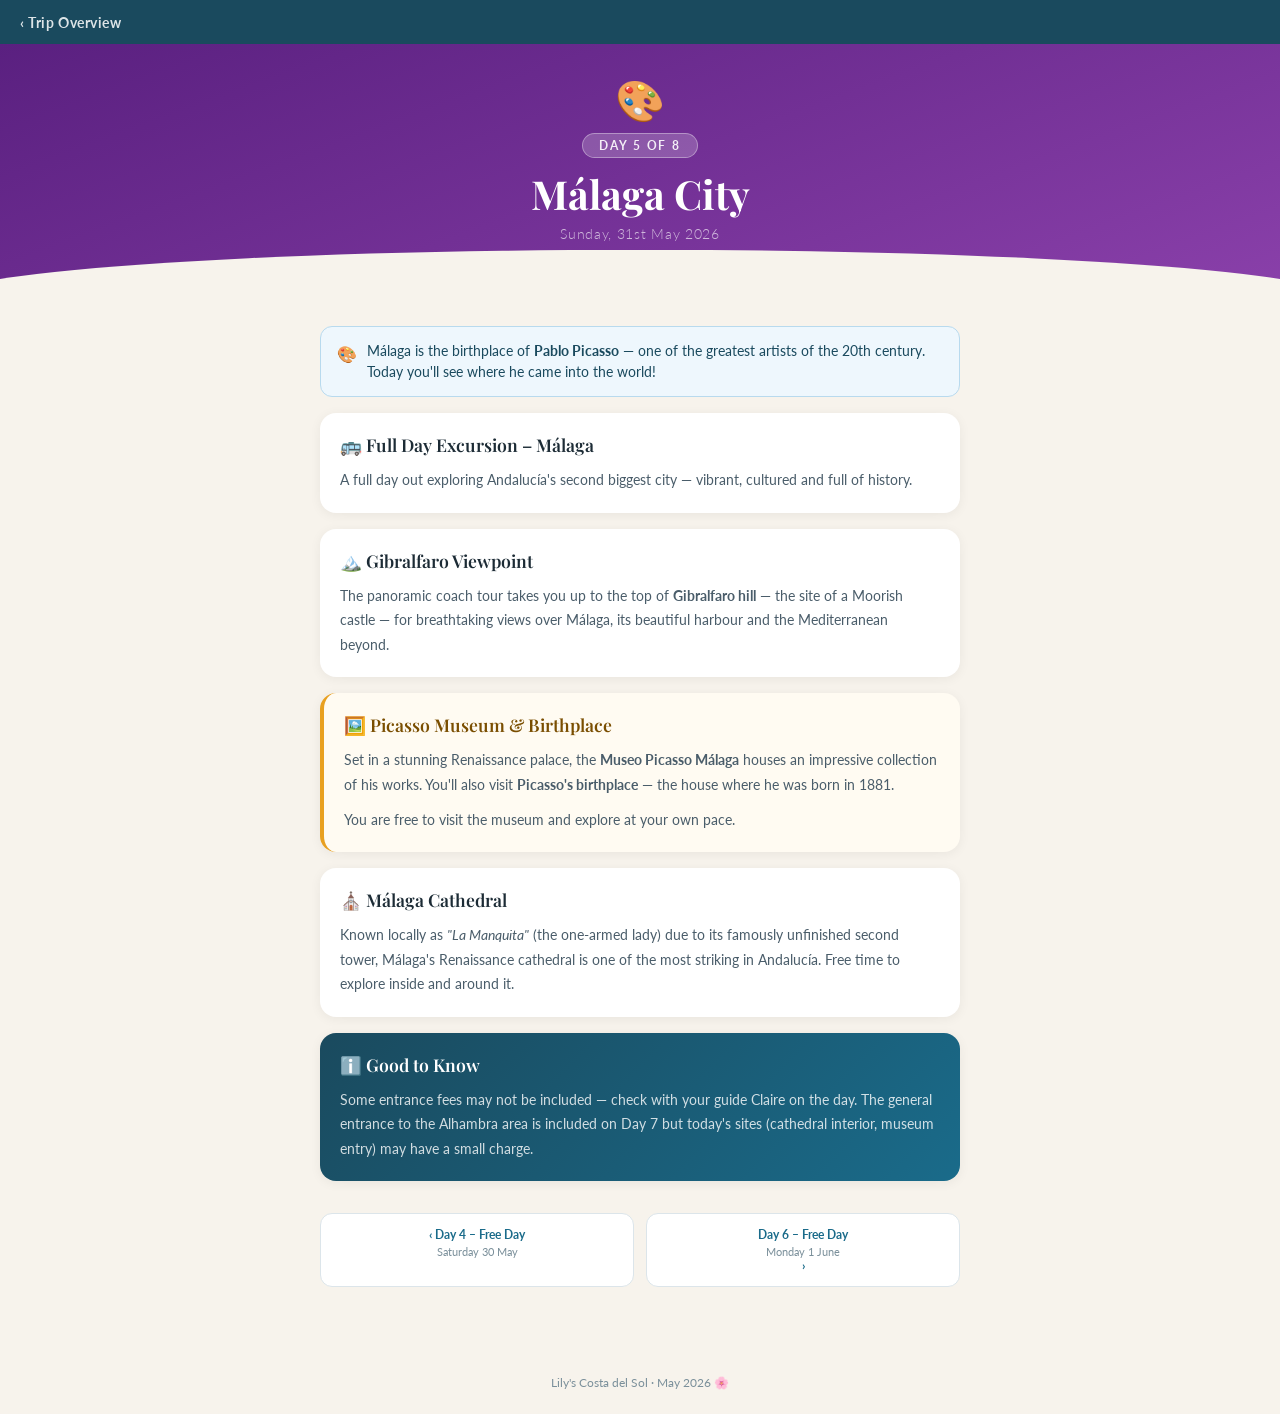
<file: day5.html>
<!DOCTYPE html>
<html lang="en">
<head>
<meta charset="UTF-8">
<meta name="viewport" content="width=device-width, initial-scale=1.0">
<title>Day 5 – Málaga | Lily's Holiday</title>
<link href="https://fonts.googleapis.com/css2?family=Playfair+Display:wght@400;600;700&family=Lato:wght@300;400;700&display=swap" rel="stylesheet">
<link rel="stylesheet" href="style.css">
</head>
<body>

<nav class="top-nav">
  <a href="index.html" class="back-btn">‹ Trip Overview</a>
</nav>

<div class="day-hero" style="background: linear-gradient(160deg, #5A2080 0%, #8A40AA 100%);">
  <span class="hero-emoji">🎨</span>
  <div class="day-badge">Day 5 of 8</div>
  <h1>Málaga City</h1>
  <p class="hero-date">Sunday, 31st May 2026</p>
</div>

<div class="content">

  <div class="tip-box">
    <span class="tip-icon">🎨</span>
    <span>Málaga is the birthplace of <strong>Pablo Picasso</strong> — one of the greatest artists of the 20th century. Today you'll see where he came into the world!</span>
  </div>

  <div class="card">
    <div class="card-title">🚌 Full Day Excursion – Málaga</div>
    <div class="card-body">
      <p>A full day out exploring Andalucía's second biggest city — vibrant, cultured and full of history.</p>
    </div>
  </div>

  <div class="card">
    <div class="card-title">🏔️ Gibralfaro Viewpoint</div>
    <div class="card-body">
      <p>The panoramic coach tour takes you up to the top of <strong>Gibralfaro hill</strong> — the site of a Moorish castle — for breathtaking views over Málaga, its beautiful harbour and the Mediterranean beyond.</p>
    </div>
  </div>

  <div class="card highlight-card">
    <div class="card-title">🖼️ Picasso Museum &amp; Birthplace</div>
    <div class="card-body">
      <p>Set in a stunning Renaissance palace, the <strong>Museo Picasso Málaga</strong> houses an impressive collection of his works. You'll also visit <strong>Picasso's birthplace</strong> — the house where he was born in 1881.</p>
      <p>You are free to visit the museum and explore at your own pace.</p>
    </div>
  </div>

  <div class="card">
    <div class="card-title">⛪ Málaga Cathedral</div>
    <div class="card-body">
      <p>Known locally as <em>"La Manquita"</em> (the one-armed lady) due to its famously unfinished second tower, Málaga's Renaissance cathedral is one of the most striking in Andalucía. Free time to explore inside and around it.</p>
    </div>
  </div>

  <div class="card info-card">
    <div class="card-title">ℹ️ Good to Know</div>
    <div class="card-body">
      <p>Some entrance fees may not be included — check with your guide Claire on the day. The general entrance to the Alhambra area is included on Day 7 but today's sites (cathedral interior, museum entry) may have a small charge.</p>
    </div>
  </div>

  <div class="day-nav">
    <a href="day4.html" class="nav-btn prev">Day 4 – Free Day<span class="nav-label">Saturday 30 May</span></a>
    <a href="day6.html" class="nav-btn next">Day 6 – Free Day<span class="nav-label">Monday 1 June</span></a>
  </div>

</div>
<footer>Lily's Costa del Sol · May 2026 🌸</footer>
</body>
</html>
</file>
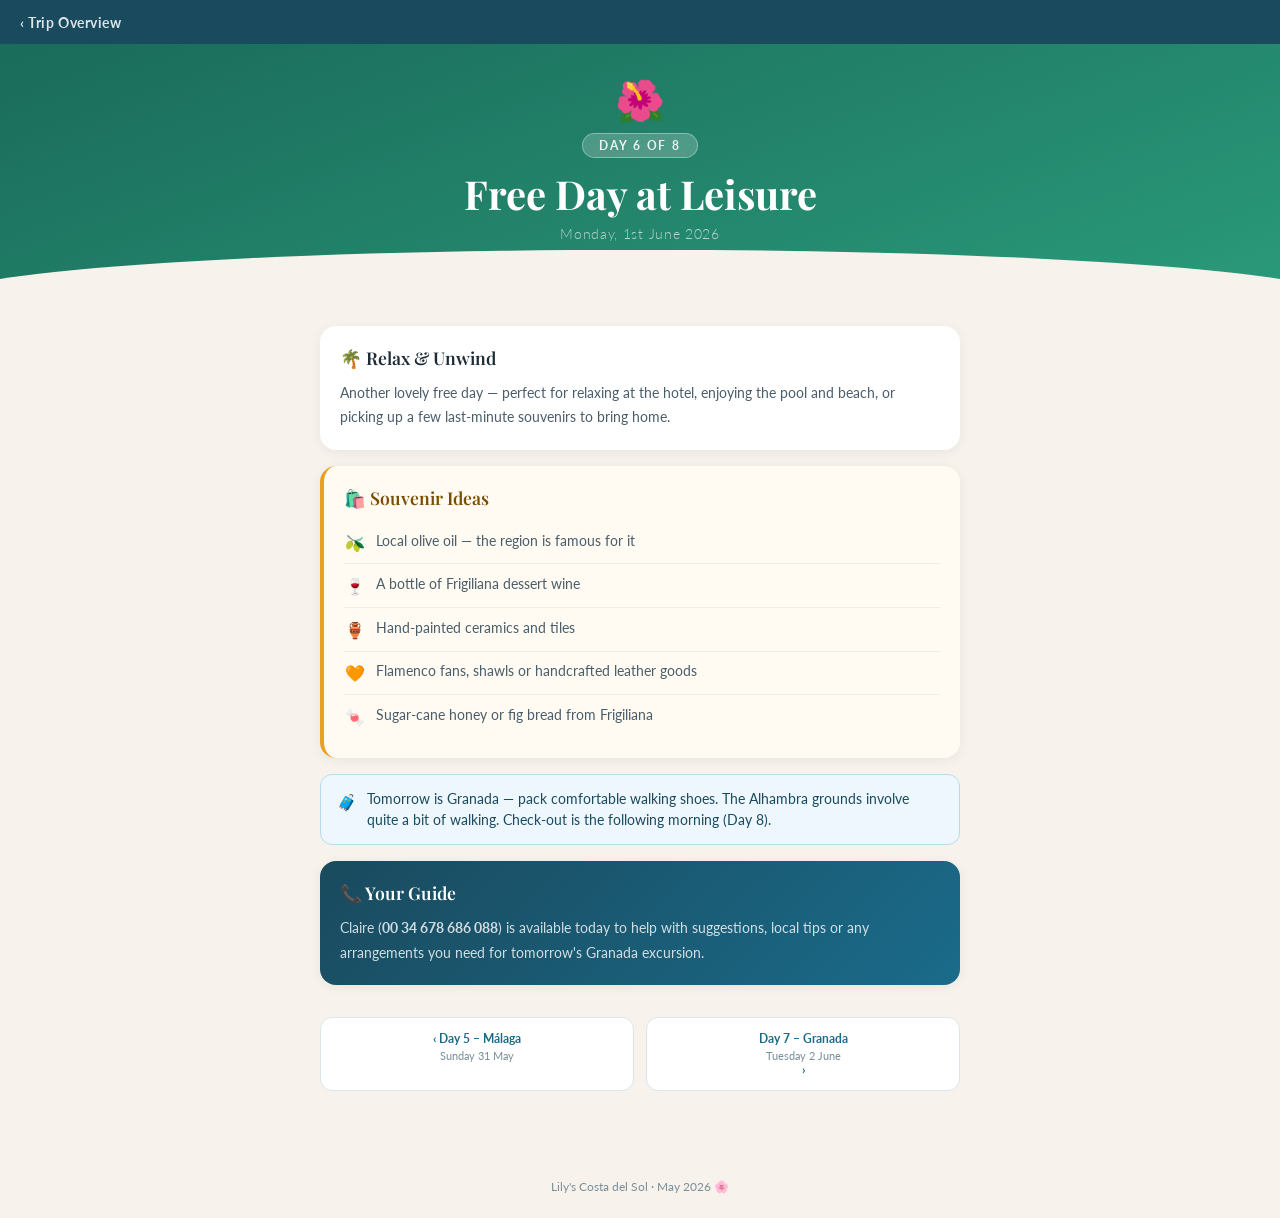
<file: day6.html>
<!DOCTYPE html>
<html lang="en">
<head>
<meta charset="UTF-8">
<meta name="viewport" content="width=device-width, initial-scale=1.0">
<title>Day 6 – Free Day | Lily's Holiday</title>
<link href="https://fonts.googleapis.com/css2?family=Playfair+Display:wght@400;600;700&family=Lato:wght@300;400;700&display=swap" rel="stylesheet">
<link rel="stylesheet" href="style.css">
</head>
<body>

<nav class="top-nav">
  <a href="index.html" class="back-btn">‹ Trip Overview</a>
</nav>

<div class="day-hero" style="background: linear-gradient(160deg, #1A6B5A 0%, #2A9A7A 100%);">
  <span class="hero-emoji">🌺</span>
  <div class="day-badge">Day 6 of 8</div>
  <h1>Free Day at Leisure</h1>
  <p class="hero-date">Monday, 1st June 2026</p>
</div>

<div class="content">

  <div class="card">
    <div class="card-title">🌴 Relax &amp; Unwind</div>
    <div class="card-body">
      <p>Another lovely free day — perfect for relaxing at the hotel, enjoying the pool and beach, or picking up a few last-minute souvenirs to bring home.</p>
    </div>
  </div>

  <div class="card highlight-card">
    <div class="card-title">🛍️ Souvenir Ideas</div>
    <ul class="activity-list">
      <li><span class="act-icon">🫒</span><span>Local olive oil — the region is famous for it</span></li>
      <li><span class="act-icon">🍷</span><span>A bottle of Frigiliana dessert wine</span></li>
      <li><span class="act-icon">🏺</span><span>Hand-painted ceramics and tiles</span></li>
      <li><span class="act-icon">🧡</span><span>Flamenco fans, shawls or handcrafted leather goods</span></li>
      <li><span class="act-icon">🍬</span><span>Sugar-cane honey or fig bread from Frigiliana</span></li>
    </ul>
  </div>

  <div class="tip-box">
    <span class="tip-icon">🧳</span>
    <span>Tomorrow is Granada — pack comfortable walking shoes. The Alhambra grounds involve quite a bit of walking. Check-out is the following morning (Day 8).</span>
  </div>

  <div class="card info-card">
    <div class="card-title">📞 Your Guide</div>
    <div class="card-body">
      <p>Claire (<strong>00 34 678 686 088</strong>) is available today to help with suggestions, local tips or any arrangements you need for tomorrow's Granada excursion.</p>
    </div>
  </div>

  <div class="day-nav">
    <a href="day5.html" class="nav-btn prev">Day 5 – Málaga<span class="nav-label">Sunday 31 May</span></a>
    <a href="day7.html" class="nav-btn next">Day 7 – Granada<span class="nav-label">Tuesday 2 June</span></a>
  </div>

</div>
<footer>Lily's Costa del Sol · May 2026 🌸</footer>
</body>
</html>
</file>
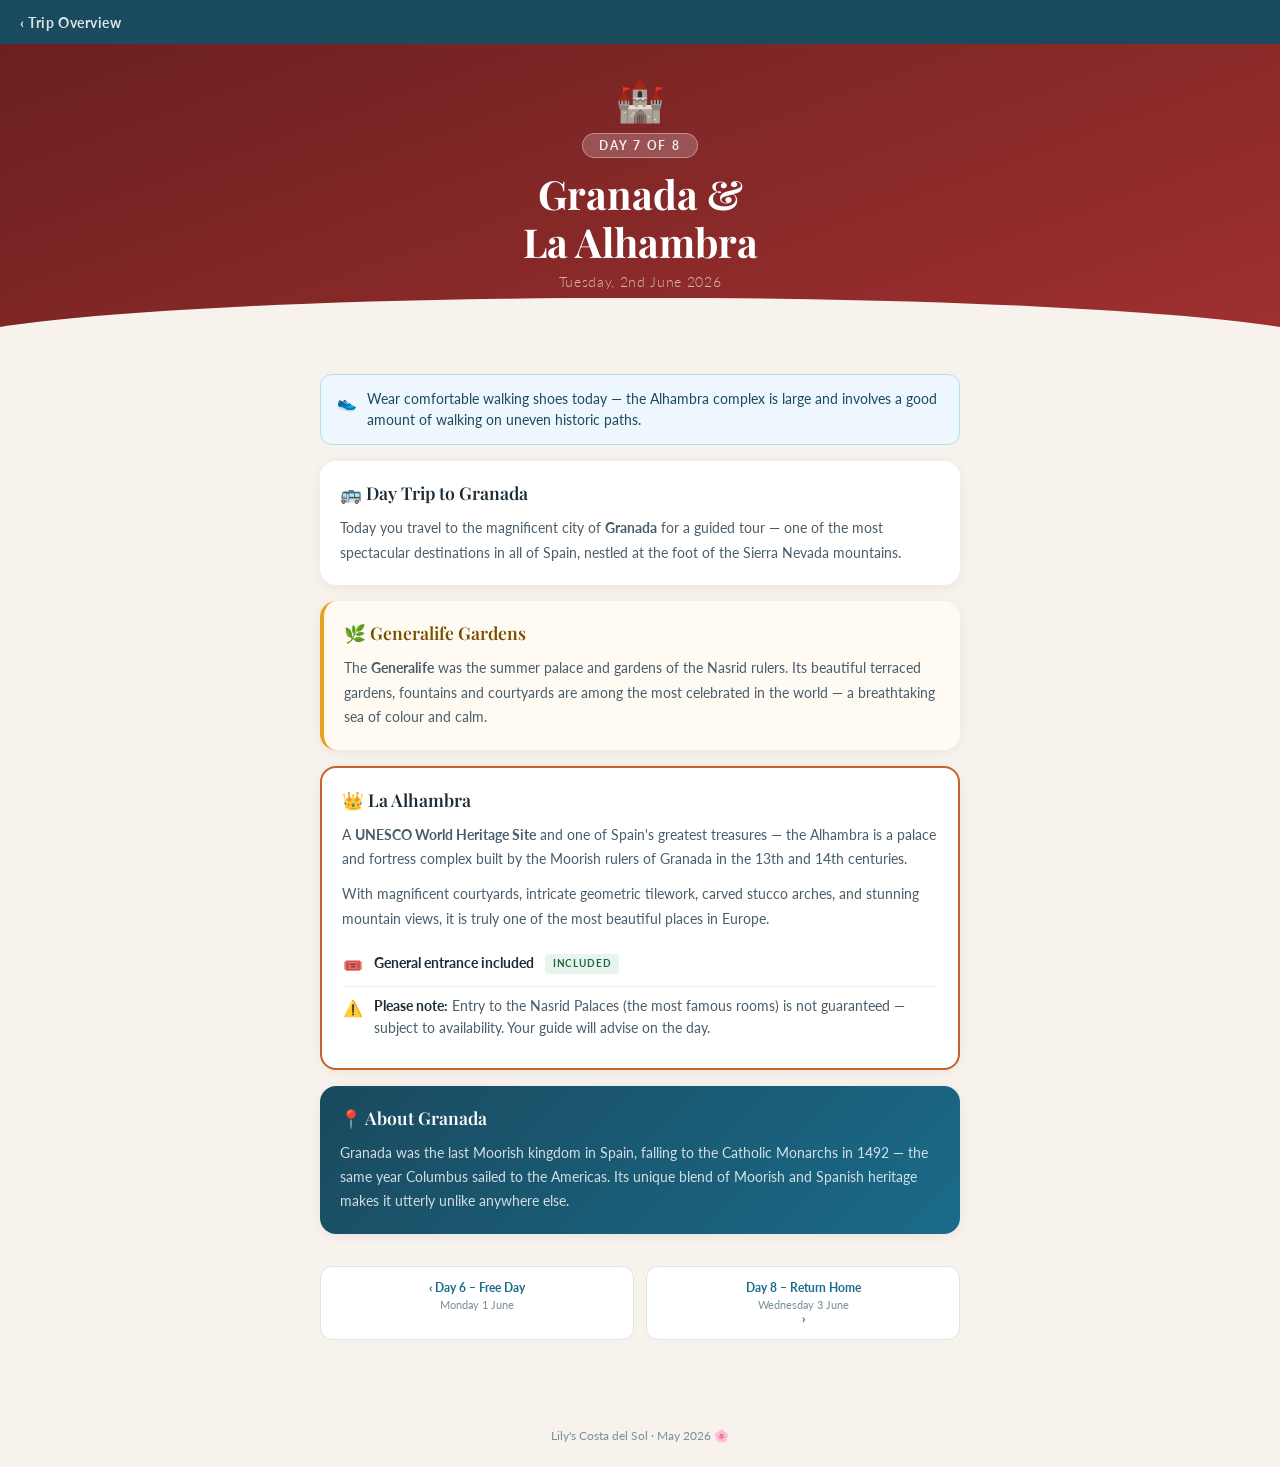
<file: day7.html>
<!DOCTYPE html>
<html lang="en">
<head>
<meta charset="UTF-8">
<meta name="viewport" content="width=device-width, initial-scale=1.0">
<title>Day 7 – Granada | Lily's Holiday</title>
<link href="https://fonts.googleapis.com/css2?family=Playfair+Display:wght@400;600;700&family=Lato:wght@300;400;700&display=swap" rel="stylesheet">
<link rel="stylesheet" href="style.css">
</head>
<body>

<nav class="top-nav">
  <a href="index.html" class="back-btn">‹ Trip Overview</a>
</nav>

<div class="day-hero" style="background: linear-gradient(160deg, #6B2020 0%, #A03030 100%);">
  <span class="hero-emoji">🏰</span>
  <div class="day-badge">Day 7 of 8</div>
  <h1>Granada &amp;<br>La Alhambra</h1>
  <p class="hero-date">Tuesday, 2nd June 2026</p>
</div>

<div class="content">

  <div class="tip-box">
    <span class="tip-icon">👟</span>
    <span>Wear comfortable walking shoes today — the Alhambra complex is large and involves a good amount of walking on uneven historic paths.</span>
  </div>

  <div class="card">
    <div class="card-title">🚌 Day Trip to Granada</div>
    <div class="card-body">
      <p>Today you travel to the magnificent city of <strong>Granada</strong> for a guided tour — one of the most spectacular destinations in all of Spain, nestled at the foot of the Sierra Nevada mountains.</p>
    </div>
  </div>

  <div class="card highlight-card">
    <div class="card-title">🌿 Generalife Gardens</div>
    <div class="card-body">
      <p>The <strong>Generalife</strong> was the summer palace and gardens of the Nasrid rulers. Its beautiful terraced gardens, fountains and courtyards are among the most celebrated in the world — a breathtaking sea of colour and calm.</p>
    </div>
  </div>

  <div class="card" style="border: 2px solid #C4622D;">
    <div class="card-title">👑 La Alhambra</div>
    <div class="card-body">
      <p>A <strong>UNESCO World Heritage Site</strong> and one of Spain's greatest treasures — the Alhambra is a palace and fortress complex built by the Moorish rulers of Granada in the 13th and 14th centuries.</p>
      <p>With magnificent courtyards, intricate geometric tilework, carved stucco arches, and stunning mountain views, it is truly one of the most beautiful places in Europe.</p>
    </div>
    <ul class="activity-list" style="margin-top: 0.75rem;">
      <li>
        <span class="act-icon">🎟️</span>
        <span>
          <span class="act-label">General entrance included</span>
          <span class="included-tag">Included</span>
        </span>
      </li>
      <li>
        <span class="act-icon">⚠️</span>
        <span><span class="act-label">Please note:</span> Entry to the Nasrid Palaces (the most famous rooms) is not guaranteed — subject to availability. Your guide will advise on the day.</span>
      </li>
    </ul>
  </div>

  <div class="card info-card">
    <div class="card-title">📍 About Granada</div>
    <div class="card-body">
      <p>Granada was the last Moorish kingdom in Spain, falling to the Catholic Monarchs in 1492 — the same year Columbus sailed to the Americas. Its unique blend of Moorish and Spanish heritage makes it utterly unlike anywhere else.</p>
    </div>
  </div>

  <div class="day-nav">
    <a href="day6.html" class="nav-btn prev">Day 6 – Free Day<span class="nav-label">Monday 1 June</span></a>
    <a href="day8.html" class="nav-btn next">Day 8 – Return Home<span class="nav-label">Wednesday 3 June</span></a>
  </div>

</div>
<footer>Lily's Costa del Sol · May 2026 🌸</footer>
</body>
</html>
</file>
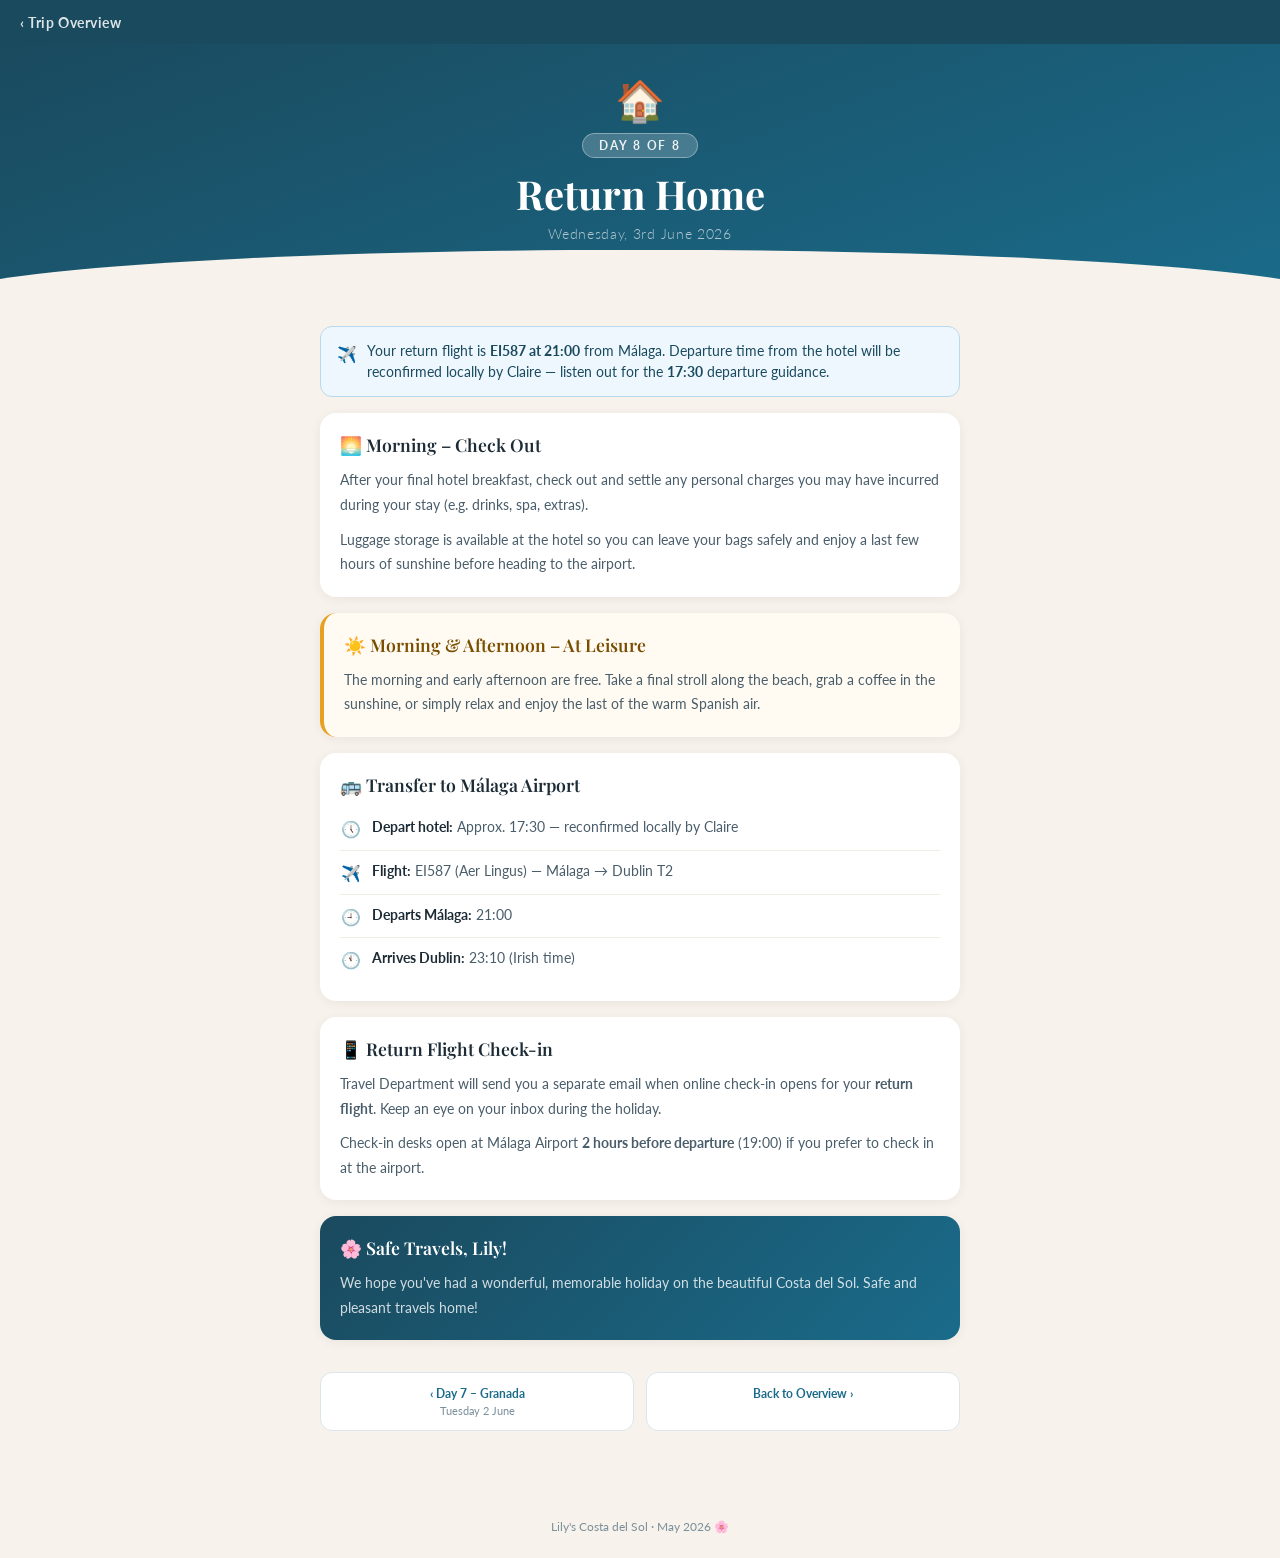
<file: day8.html>
<!DOCTYPE html>
<html lang="en">
<head>
<meta charset="UTF-8">
<meta name="viewport" content="width=device-width, initial-scale=1.0">
<title>Day 8 – Return Home | Lily's Holiday</title>
<link href="https://fonts.googleapis.com/css2?family=Playfair+Display:wght@400;600;700&family=Lato:wght@300;400;700&display=swap" rel="stylesheet">
<link rel="stylesheet" href="style.css">
</head>
<body>

<nav class="top-nav">
  <a href="index.html" class="back-btn">‹ Trip Overview</a>
</nav>

<div class="day-hero" style="background: linear-gradient(160deg, #1A4A5E 0%, #1A6B8A 100%);">
  <span class="hero-emoji">🏠</span>
  <div class="day-badge">Day 8 of 8</div>
  <h1>Return Home</h1>
  <p class="hero-date">Wednesday, 3rd June 2026</p>
</div>

<div class="content">

  <div class="tip-box">
    <span class="tip-icon">✈️</span>
    <span>Your return flight is <strong>EI587 at 21:00</strong> from Málaga. Departure time from the hotel will be reconfirmed locally by Claire — listen out for the <strong>17:30</strong> departure guidance.</span>
  </div>

  <div class="card">
    <div class="card-title">🌅 Morning – Check Out</div>
    <div class="card-body">
      <p>After your final hotel breakfast, check out and settle any personal charges you may have incurred during your stay (e.g. drinks, spa, extras).</p>
      <p>Luggage storage is available at the hotel so you can leave your bags safely and enjoy a last few hours of sunshine before heading to the airport.</p>
    </div>
  </div>

  <div class="card highlight-card">
    <div class="card-title">☀️ Morning &amp; Afternoon – At Leisure</div>
    <div class="card-body">
      <p>The morning and early afternoon are free. Take a final stroll along the beach, grab a coffee in the sunshine, or simply relax and enjoy the last of the warm Spanish air.</p>
    </div>
  </div>

  <div class="card">
    <div class="card-title">🚌 Transfer to Málaga Airport</div>
    <ul class="activity-list">
      <li><span class="act-icon">🕔</span><span><span class="act-label">Depart hotel:</span> Approx. 17:30 — reconfirmed locally by Claire</span></li>
      <li><span class="act-icon">✈️</span><span><span class="act-label">Flight:</span> EI587 (Aer Lingus) — Málaga → Dublin T2</span></li>
      <li><span class="act-icon">🕘</span><span><span class="act-label">Departs Málaga:</span> 21:00</span></li>
      <li><span class="act-icon">🕚</span><span><span class="act-label">Arrives Dublin:</span> 23:10 (Irish time)</span></li>
    </ul>
  </div>

  <div class="card">
    <div class="card-title">📱 Return Flight Check-in</div>
    <div class="card-body">
      <p>Travel Department will send you a separate email when online check-in opens for your <strong>return flight</strong>. Keep an eye on your inbox during the holiday.</p>
      <p>Check-in desks open at Málaga Airport <strong>2 hours before departure</strong> (19:00) if you prefer to check in at the airport.</p>
    </div>
  </div>

  <div class="card info-card">
    <div class="card-title">🌸 Safe Travels, Lily!</div>
    <div class="card-body">
      <p>We hope you've had a wonderful, memorable holiday on the beautiful Costa del Sol. Safe and pleasant travels home!</p>
    </div>
  </div>

  <div class="day-nav">
    <a href="day7.html" class="nav-btn prev">Day 7 – Granada<span class="nav-label">Tuesday 2 June</span></a>
    <a href="index.html" class="nav-btn next">Back to Overview</a>
  </div>

</div>
<footer>Lily's Costa del Sol · May 2026 🌸</footer>
</body>
</html>
</file>
<file: style.css>
:root {
  --sun: #E8A020;
  --sea: #1A6B8A;
  --sea-light: #2A8BAA;
  --sea-dark: #1A4A5E;
  --sand: #F5EDD8;
  --terra: #C4622D;
  --white: #FFFFFF;
  --text-dark: #1C2B35;
  --text-mid: #4A5D6A;
  --text-light: #7A8F9A;
  --page-bg: #F7F3EC;
  --card-bg: #FFFFFF;
}
* { margin: 0; padding: 0; box-sizing: border-box; }
body {
  font-family: 'Lato', sans-serif;
  background: var(--page-bg);
  color: var(--text-dark);
  min-height: 100vh;
}

/* NAV */
.top-nav {
  background: var(--sea-dark);
  padding: 0.85rem 1.25rem;
  position: sticky;
  top: 0;
  z-index: 100;
}
.back-btn {
  color: rgba(255,255,255,0.85);
  text-decoration: none;
  font-size: 0.88rem;
  font-weight: 700;
  letter-spacing: 0.04em;
  display: flex;
  align-items: center;
  gap: 0.3rem;
}
.back-btn:hover { color: white; }

/* HERO */
.day-hero {
  padding: 2rem 1.5rem 3.5rem;
  text-align: center;
  position: relative;
  overflow: hidden;
}
.day-hero::after {
  content: '';
  position: absolute;
  bottom: -2px; left: 0; right: 0;
  height: 50px;
  background: var(--page-bg);
  clip-path: ellipse(55% 100% at 50% 100%);
}
.day-badge {
  display: inline-block;
  background: rgba(255,255,255,0.2);
  border: 1px solid rgba(255,255,255,0.35);
  color: rgba(255,255,255,0.9);
  padding: 0.3rem 1rem;
  border-radius: 50px;
  font-size: 0.72rem;
  font-weight: 700;
  letter-spacing: 0.15em;
  text-transform: uppercase;
  margin-bottom: 0.75rem;
}
.day-hero h1 {
  font-family: 'Playfair Display', serif;
  font-size: clamp(1.8rem, 7vw, 2.5rem);
  color: var(--white);
  font-weight: 700;
  line-height: 1.2;
  margin-bottom: 0.5rem;
}
.day-hero .hero-date {
  font-size: 0.85rem;
  color: rgba(255,255,255,0.65);
  font-weight: 300;
  letter-spacing: 0.05em;
}
.hero-emoji {
  font-size: 2.5rem;
  display: block;
  margin-bottom: 0.5rem;
}

/* CONTENT */
.content {
  max-width: 680px;
  margin: 0 auto;
  padding: 1.75rem 1.25rem 4rem;
}

/* CARDS */
.card {
  background: var(--card-bg);
  border-radius: 16px;
  padding: 1.25rem;
  box-shadow: 0 2px 12px rgba(0,0,0,0.06);
  margin-bottom: 1rem;
}
.card-title {
  font-family: 'Playfair Display', serif;
  font-size: 1.1rem;
  color: var(--text-dark);
  font-weight: 600;
  margin-bottom: 0.75rem;
  display: flex;
  align-items: center;
  gap: 0.5rem;
}
.card-body {
  font-size: 0.9rem;
  color: var(--text-mid);
  line-height: 1.7;
}
.card-body p + p { margin-top: 0.65rem; }

/* HIGHLIGHT CARD */
.highlight-card {
  border-left: 4px solid var(--sun);
  background: #FFFBF2;
}
.highlight-card .card-title { color: #7A4E00; }

/* INFO CARD */
.info-card {
  background: linear-gradient(135deg, var(--sea-dark) 0%, var(--sea) 100%);
}
.info-card .card-title { color: white; }
.info-card .card-body { color: rgba(255,255,255,0.8); }

/* ACTIVITY LIST */
.activity-list {
  list-style: none;
  margin-top: 0.25rem;
}
.activity-list li {
  display: flex;
  gap: 0.65rem;
  padding: 0.55rem 0;
  font-size: 0.9rem;
  color: var(--text-mid);
  line-height: 1.5;
  border-bottom: 1px solid #F0EDE6;
}
.activity-list li:last-child { border-bottom: none; }
.activity-list .act-icon {
  font-size: 1rem;
  flex-shrink: 0;
  width: 22px;
  text-align: center;
  margin-top: 1px;
}
.activity-list .act-label { font-weight: 700; color: var(--text-dark); }

/* INCLUDED BADGE */
.included-tag {
  display: inline-block;
  background: #E8F5EE;
  color: #1A6B40;
  font-size: 0.65rem;
  font-weight: 700;
  letter-spacing: 0.08em;
  text-transform: uppercase;
  padding: 0.15rem 0.5rem;
  border-radius: 4px;
  margin-left: 0.4rem;
  vertical-align: middle;
}

/* TIP BOX */
.tip-box {
  background: #EEF7FD;
  border: 1px solid #B8DAEE;
  border-radius: 12px;
  padding: 0.9rem 1rem;
  margin-bottom: 1rem;
  font-size: 0.85rem;
  color: #1A4A5E;
  display: flex;
  gap: 0.65rem;
  line-height: 1.5;
}
.tip-box .tip-icon { font-size: 1rem; flex-shrink: 0; margin-top: 1px; }

/* DAY NAV */
.day-nav {
  display: flex;
  gap: 0.75rem;
  margin-top: 2rem;
}
.nav-btn {
  flex: 1;
  background: var(--card-bg);
  border: 1px solid #DCE5EA;
  border-radius: 12px;
  padding: 0.8rem;
  text-align: center;
  text-decoration: none;
  font-size: 0.78rem;
  font-weight: 700;
  color: var(--sea);
  transition: background 0.15s;
}
.nav-btn:hover { background: #EEF6FA; }
.nav-btn.prev::before { content: '‹ '; }
.nav-btn.next::after { content: ' ›'; }
.nav-btn .nav-label {
  display: block;
  font-weight: 400;
  color: var(--text-light);
  font-size: 0.7rem;
  margin-top: 0.2rem;
}

/* FOOTER */
footer {
  text-align: center;
  padding: 1.5rem;
  font-size: 0.75rem;
  color: var(--text-light);
}
</file>
